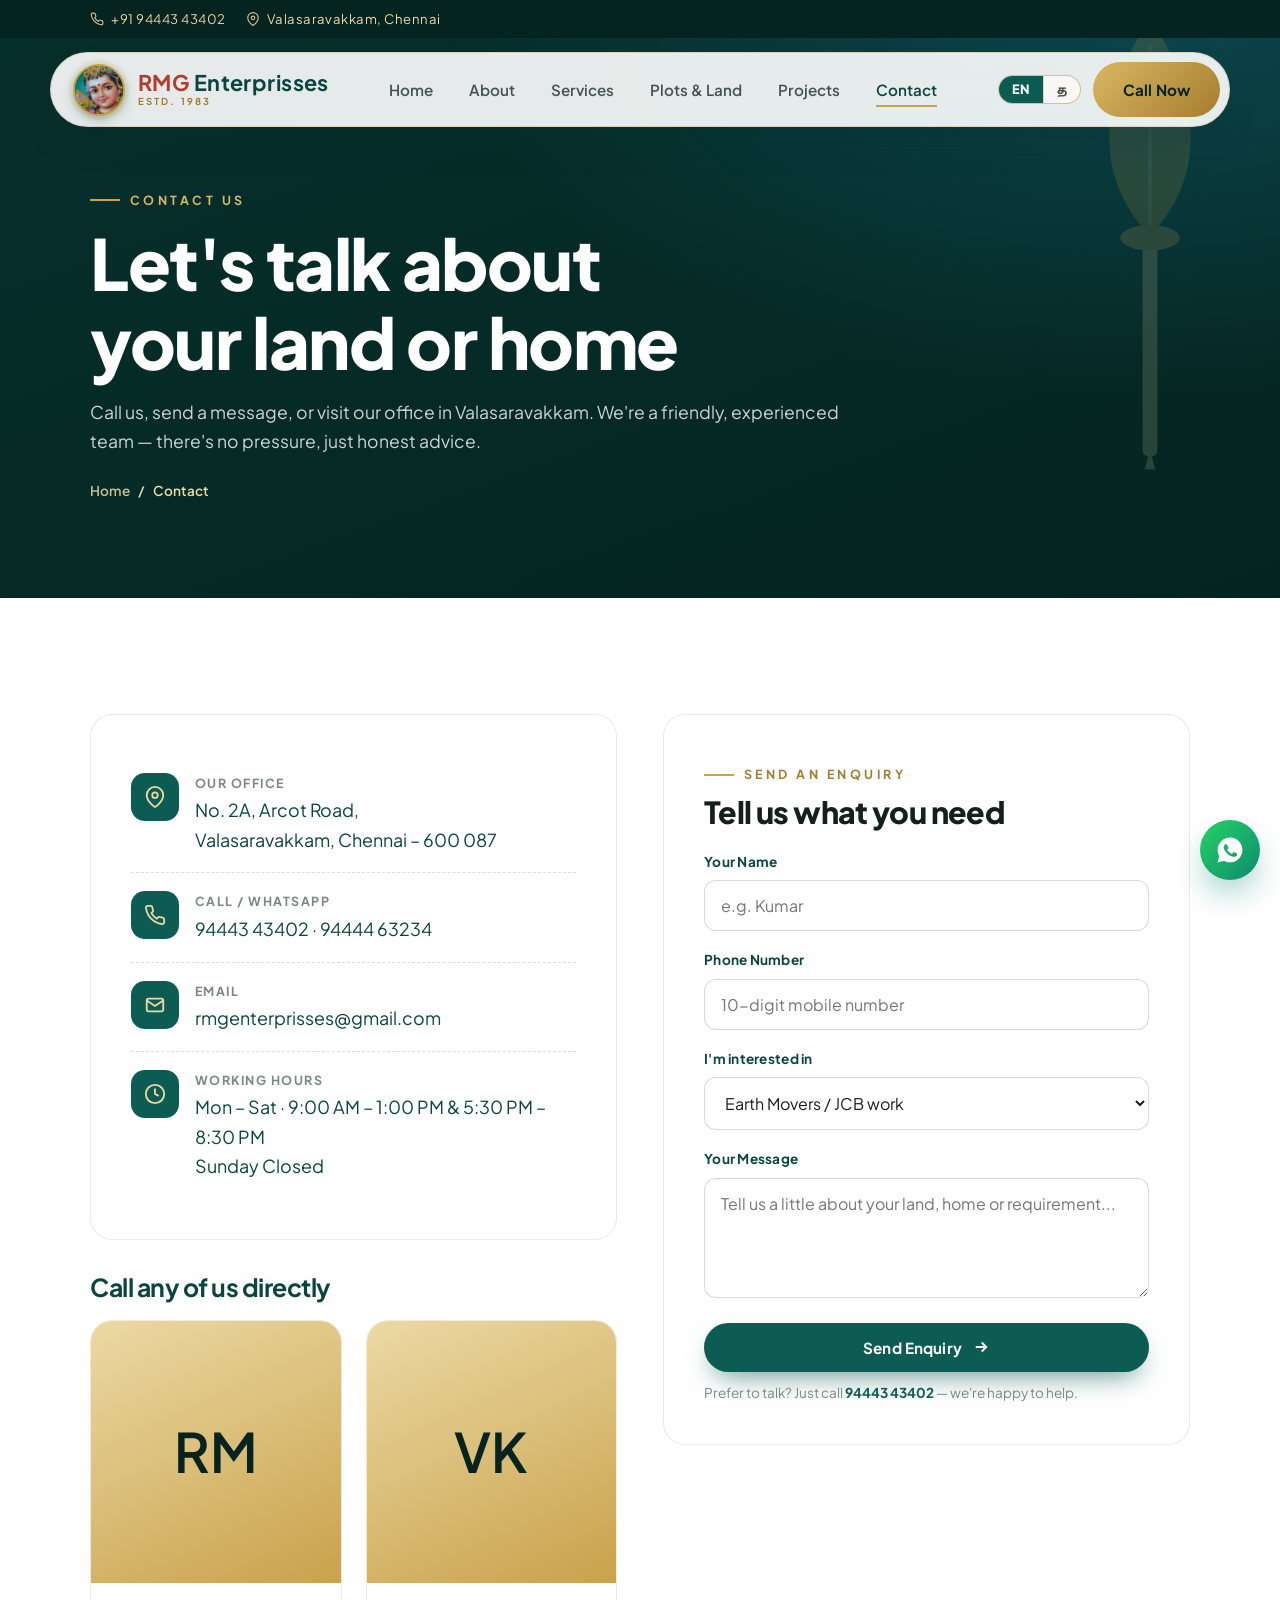
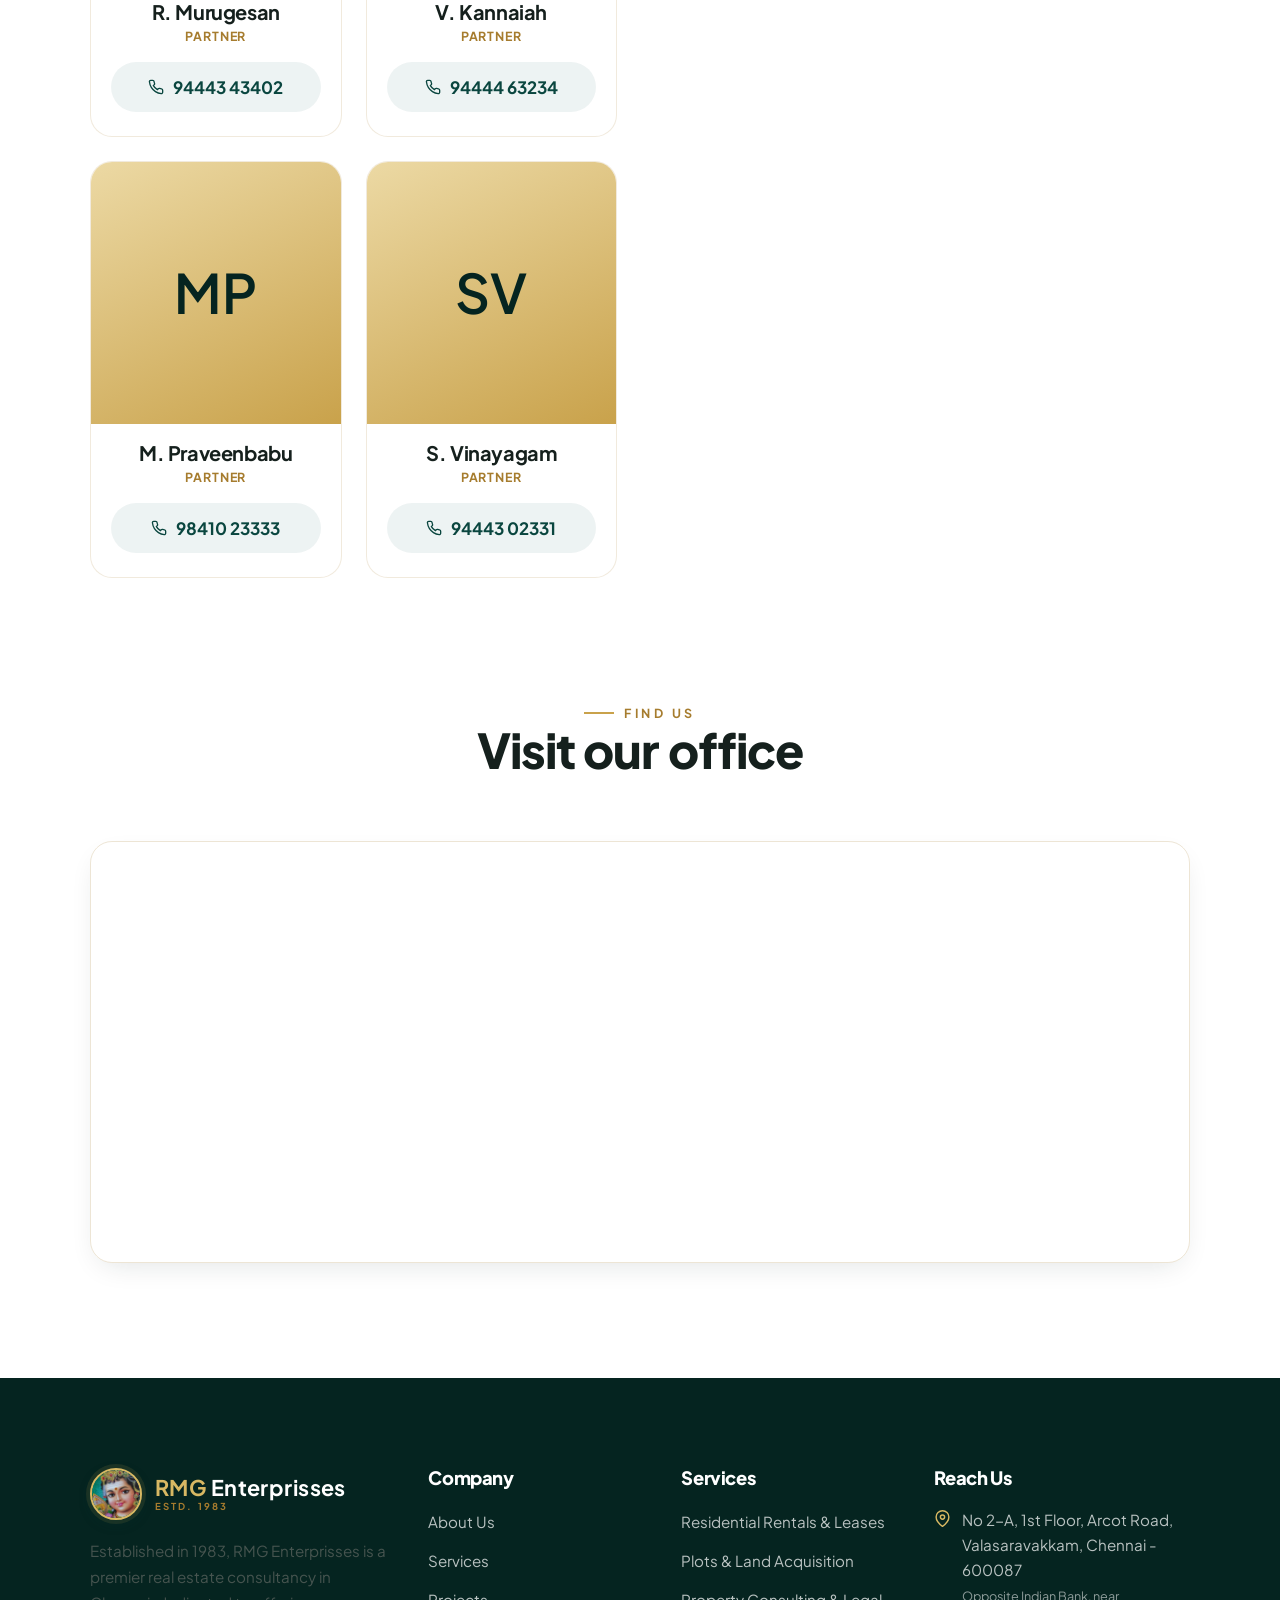
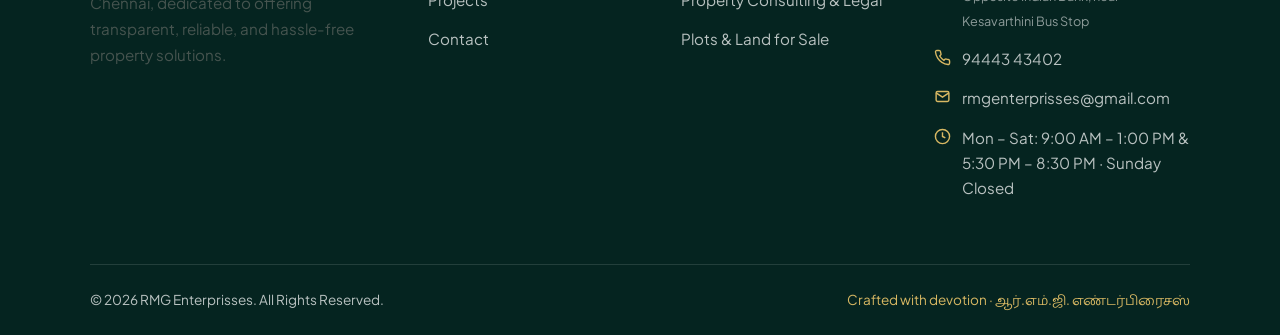
<file: contact.html>
<!DOCTYPE html>
<html lang="en">
<head>
<meta charset="UTF-8">
<meta name="viewport" content="width=device-width, initial-scale=1.0">
<title>Contact | RMG Enterprisses — Valasaravakkam, Chennai</title>
<meta name="description" content="Contact RMG Enterprisses — No. 2A, Arcot Road, Valasaravakkam, Chennai 600087. Call our team for earth moving, housing, land development and property needs.">
<meta name="keywords" content="RMG, RMG Enterprises, RMG Enterprisses, RMG Enterprisses contact, RMG Enterprisses phone number, RMG Enterprisses address, RMG Valasaravakkam, RMG Chennai, real estate Valasaravakkam, plots Chennai contact, 9444343402, Arcot Road Valasaravakkam">
<link rel="preconnect" href="https://fonts.googleapis.com">
<link rel="preconnect" href="https://fonts.gstatic.com" crossorigin>
<link href="https://fonts.googleapis.com/css2?family=Plus+Jakarta+Sans:wght@400;500;600;700;800&family=Catamaran:wght@400;500;600;700;800&display=swap" rel="stylesheet">
<link rel="canonical" href="https://rmgenterprisses.com/contact.html">
<meta name="robots" content="index, follow">
<link rel="stylesheet" href="css/style.css">
<link rel="icon" href="/favicon.ico" sizes="any">
<link rel="icon" type="image/svg+xml" href="/favicon.svg">
<link rel="icon" type="image/png" sizes="96x96" href="/favicon-96.png">
<link rel="apple-touch-icon" href="/apple-touch-icon.png">
</head>
<body>

<div class="topbar">
  <div class="container">
    <span class="tb-right">
      <a href="tel:+919444343402"><svg viewBox="0 0 24 24" fill="none" stroke="currentColor" stroke-width="2"><path d="M22 16.92v3a2 2 0 0 1-2.18 2 19.79 19.79 0 0 1-8.63-3.07 19.5 19.5 0 0 1-6-6 19.79 19.79 0 0 1-3.07-8.67A2 2 0 0 1 4.11 2h3a2 2 0 0 1 2 1.72c.13.96.36 1.9.7 2.81a2 2 0 0 1-.45 2.11L8.09 9.91a16 16 0 0 0 6 6l1.27-1.27a2 2 0 0 1 2.11-.45c.9.34 1.85.57 2.81.7A2 2 0 0 1 22 16.92z"/></svg> +91 94443 43402</a>
      <a class="tb-hide" href="#location"><svg viewBox="0 0 24 24" fill="none" stroke="currentColor" stroke-width="2"><path d="M21 10c0 7-9 13-9 13s-9-6-9-13a9 9 0 0 1 18 0z"/><circle cx="12" cy="10" r="3"/></svg> <span data-i18n="top.location">Valasaravakkam, Chennai</span></a>
    </span>
  </div>
</div>

<header class="site">
  <div class="container nav">
    <a href="index.html" class="logo" aria-label="RMG Enterprisses home">
      <img class="mark" src="images/murugan.jpg" alt="Lord Murugan blessings - RMG Enterprisses" width="50" height="50">
      <span class="txt"><span class="name"><b>RMG</b> Enterprisses</span><span class="sub">Estd. 1983</span></span>
    </a>
    <nav class="menu" aria-label="Primary">
      <a href="index.html" data-i18n="nav.home">Home</a>
      <a href="about.html" data-i18n="nav.about">About</a>
      <a href="services.html" data-i18n="nav.services">Services</a>
      <a href="plots.html" data-i18n="nav.plots">Plots &amp; Land</a>
      <a href="projects.html" data-i18n="nav.projects">Projects</a>
      <a href="contact.html" class="active" data-i18n="nav.contact">Contact</a>
    </nav>
    <div class="nav-cta"><div class="lang-switch" role="group" aria-label="Language"><button type="button" class="lang-btn" data-lang="en">EN</button><button type="button" class="lang-btn" data-lang="ta">&#2980;</button></div>
      <a href="tel:+919444343402" class="btn btn-gold" data-i18n="btn.callnow">Call Now</a>
      <button class="burger" aria-label="Open menu" aria-expanded="false"><span></span><span></span><span></span></button>
    </div>
  </div>
</header>
<div class="nav-overlay"></div>

<section class="page-hero">
  <svg class="feather-bg" viewBox="0 0 320 500" aria-hidden="true"><rect x="153" y="250" width="14" height="208" rx="6" fill="#ecd9a4"/><path d="M160 452 L155 470 L165 470 Z" fill="#ecd9a4"/><ellipse cx="160" cy="252" rx="28" ry="12" fill="#d8b863"/><path d="M160 44 C206 116 216 192 160 250 C104 192 114 116 160 44 Z" fill="#c9a24b"/><path d="M160 70 L160 240" stroke="#ecd9a4" stroke-width="3"/></svg>
  <div class="container">
    <span class="kicker light" data-i18n="ct.hero.kicker">Contact Us</span>
    <h1 data-i18n="ct.hero.h1">Let's talk about<br>your land or home</h1>
    <p data-i18n="ct.hero.p">Call us, send a message, or visit our office in Valasaravakkam. We're a friendly, experienced team — there's no pressure, just honest advice.</p>
    <div class="crumb"><a href="index.html" data-i18n="nav.home">Home</a> / <span data-i18n="ct.crumb">Contact</span></div>
  </div>
</section>

<!-- CONTACT GRID -->
<section class="section">
  <div class="container contact-grid">
    <!-- LEFT: info -->
    <div data-reveal>
      <div class="info-card">
        <div class="info-row">
          <span class="ico"><svg viewBox="0 0 24 24" fill="none" stroke="currentColor" stroke-width="2"><path d="M21 10c0 7-9 13-9 13s-9-6-9-13a9 9 0 0 1 18 0z"/><circle cx="12" cy="10" r="3"/></svg></span>
          <div><div class="l" data-i18n="ct.l.office">Our Office</div><div class="v">No. 2A, Arcot Road,<br>Valasaravakkam, Chennai – 600 087</div></div>
        </div>
        <div class="info-row">
          <span class="ico"><svg viewBox="0 0 24 24" fill="none" stroke="currentColor" stroke-width="2"><path d="M22 16.92v3a2 2 0 0 1-2.18 2 19.79 19.79 0 0 1-8.63-3.07 19.5 19.5 0 0 1-6-6 19.79 19.79 0 0 1-3.07-8.67A2 2 0 0 1 4.11 2h3a2 2 0 0 1 2 1.72c.13.96.36 1.9.7 2.81a2 2 0 0 1-.45 2.11L8.09 9.91a16 16 0 0 0 6 6l1.27-1.27a2 2 0 0 1 2.11-.45c.9.34 1.85.57 2.81.7A2 2 0 0 1 22 16.92z"/></svg></span>
          <div><div class="l" data-i18n="ct.l.call">Call / WhatsApp</div><div class="v"><a href="tel:+919444343402">94443 43402</a> · <a href="tel:+919444463234">94444 63234</a></div></div>
        </div>
        <div class="info-row">
          <span class="ico"><svg viewBox="0 0 24 24" fill="none" stroke="currentColor" stroke-width="2"><rect x="3" y="5" width="18" height="14" rx="2"/><path d="M3 7l9 6 9-6"/></svg></span>
          <div><div class="l" data-i18n="ct.l.email">Email</div><div class="v"><a href="mailto:rmgenterprisses@gmail.com">rmgenterprisses@gmail.com</a></div></div>
        </div>
        <div class="info-row">
          <span class="ico"><svg viewBox="0 0 24 24" fill="none" stroke="currentColor" stroke-width="2"><circle cx="12" cy="12" r="10"/><path d="M12 6v6l4 2"/></svg></span>
          <div><div class="l" data-i18n="ct.l.hours">Working Hours</div><div class="v" data-i18n="ct.hours.v">Mon – Sat · 9:00 AM – 1:00 PM &amp; 5:30 PM – 8:30 PM<br>Sunday Closed</div></div>
        </div>
      </div>

      <h3 style="margin:34px 0 18px;font-family:var(--ff-display);color:var(--green-800)" data-i18n="ct.callall">Call any of us directly</h3>
      <div class="people" style="grid-template-columns:1fr 1fr">
        <div class="person"><div class="ava">RM</div><h3 data-i18n="nm.murugesan">R. Murugesan</h3><div class="role" data-i18n="person.role">Partner</div><a class="phone" href="tel:+919444343402"><svg viewBox="0 0 24 24" fill="none" stroke="currentColor" stroke-width="2"><path d="M22 16.92v3a2 2 0 0 1-2.18 2 19.79 19.79 0 0 1-8.63-3.07 19.5 19.5 0 0 1-6-6 19.79 19.79 0 0 1-3.07-8.67A2 2 0 0 1 4.11 2h3a2 2 0 0 1 2 1.72c.13.96.36 1.9.7 2.81a2 2 0 0 1-.45 2.11L8.09 9.91a16 16 0 0 0 6 6l1.27-1.27a2 2 0 0 1 2.11-.45c.9.34 1.85.57 2.81.7A2 2 0 0 1 22 16.92z"/></svg> 94443 43402</a></div>
        <div class="person"><div class="ava">VK</div><h3 data-i18n="nm.kannaiah">V. Kannaiah</h3><div class="role" data-i18n="person.role">Partner</div><a class="phone" href="tel:+919444463234"><svg viewBox="0 0 24 24" fill="none" stroke="currentColor" stroke-width="2"><path d="M22 16.92v3a2 2 0 0 1-2.18 2 19.79 19.79 0 0 1-8.63-3.07 19.5 19.5 0 0 1-6-6 19.79 19.79 0 0 1-3.07-8.67A2 2 0 0 1 4.11 2h3a2 2 0 0 1 2 1.72c.13.96.36 1.9.7 2.81a2 2 0 0 1-.45 2.11L8.09 9.91a16 16 0 0 0 6 6l1.27-1.27a2 2 0 0 1 2.11-.45c.9.34 1.85.57 2.81.7A2 2 0 0 1 22 16.92z"/></svg> 94444 63234</a></div>
        <div class="person"><div class="ava">MP</div><h3 data-i18n="nm.praveenbabu">M. Praveenbabu</h3><div class="role" data-i18n="person.role">Partner</div><a class="phone" href="tel:+919841023333"><svg viewBox="0 0 24 24" fill="none" stroke="currentColor" stroke-width="2"><path d="M22 16.92v3a2 2 0 0 1-2.18 2 19.79 19.79 0 0 1-8.63-3.07 19.5 19.5 0 0 1-6-6 19.79 19.79 0 0 1-3.07-8.67A2 2 0 0 1 4.11 2h3a2 2 0 0 1 2 1.72c.13.96.36 1.9.7 2.81a2 2 0 0 1-.45 2.11L8.09 9.91a16 16 0 0 0 6 6l1.27-1.27a2 2 0 0 1 2.11-.45c.9.34 1.85.57 2.81.7A2 2 0 0 1 22 16.92z"/></svg> 98410 23333</a></div>
        <div class="person"><div class="ava">SV</div><h3 data-i18n="nm.vinayagam">S. Vinayagam</h3><div class="role" data-i18n="person.role">Partner</div><a class="phone" href="tel:+919444302331"><svg viewBox="0 0 24 24" fill="none" stroke="currentColor" stroke-width="2"><path d="M22 16.92v3a2 2 0 0 1-2.18 2 19.79 19.79 0 0 1-8.63-3.07 19.5 19.5 0 0 1-6-6 19.79 19.79 0 0 1-3.07-8.67A2 2 0 0 1 4.11 2h3a2 2 0 0 1 2 1.72c.13.96.36 1.9.7 2.81a2 2 0 0 1-.45 2.11L8.09 9.91a16 16 0 0 0 6 6l1.27-1.27a2 2 0 0 1 2.11-.45c.9.34 1.85.57 2.81.7A2 2 0 0 1 22 16.92z"/></svg> 94443 02331</a></div>
      </div>
    </div>

    <!-- RIGHT: form -->
    <div data-reveal data-delay="1">
      <div class="info-card">
        <span class="kicker" data-i18n="ct.form.kicker">Send an Enquiry</span>
        <h2 style="font-size:1.9rem;margin:10px 0 22px" data-i18n="ct.form.h2">Tell us what you need</h2>
        <form id="enquiryForm" novalidate>
          <div class="field"><label for="name" data-i18n="f.name">Your Name</label><input type="text" id="name" name="name" placeholder="e.g. Kumar" required></div>
          <div class="field"><label for="phone" data-i18n="f.phone">Phone Number</label><input type="tel" id="phone" name="phone" placeholder="10-digit mobile number" required></div>
          <div class="field"><label for="service" data-i18n="f.service">I'm interested in</label>
            <select id="service" name="service">
              <option value="Earth Movers" data-i18n="f.opt1">Earth Movers / JCB work</option>
              <option value="Housing & Construction" data-i18n="f.opt2">Housing &amp; Construction</option>
              <option value="Land Development" data-i18n="f.opt3">Land Development</option>
              <option value="Buying / Selling Plot or House" data-i18n="f.opt4">Buying / Selling a Plot or House</option>
              <option value="General Enquiry" data-i18n="f.opt5">General Enquiry</option>
            </select>
          </div>
          <div class="field"><label for="message" data-i18n="f.message">Your Message</label><textarea id="message" name="message" placeholder="Tell us a little about your land, home or requirement..."></textarea></div>
          <button type="submit" class="btn btn-primary" style="width:100%;justify-content:center"><span data-i18n="f.submit">Send Enquiry</span>
            <svg viewBox="0 0 24 24" fill="none" stroke="currentColor" stroke-width="2.5"><path d="M5 12h14M13 6l6 6-6 6"/></svg>
          </button>
          <p class="form-note" data-i18n="ct.callnote">Prefer to talk? Just call <a href="tel:+919444343402" style="color:var(--green-700);font-weight:700">94443 43402</a> — we're happy to help.</p>
          <div class="form-msg" role="status"></div>
        </form>
      </div>
    </div>
  </div>
</section>

<!-- MAP -->
<section class="section" id="location" style="padding-top:0">
  <div class="container">
    <div class="section-head center" data-reveal>
      <span class="kicker center" data-i18n="ct.find.kicker">Find Us</span>
      <h2 data-i18n="ct.find.h2">Visit our office</h2>
    </div>
    <div class="map-wrap" data-reveal>
      <iframe
        src="https://www.google.com/maps?q=13.042188088397555,80.17869163969088&ll=13.042188088397555,80.17869163969088&z=18&output=embed"
        loading="lazy" referrerpolicy="no-referrer-when-downgrade" title="RMG Enterprisses location map"></iframe>
    </div>
  </div>
</section>

<footer class="site">
  <div class="container">
    <div class="top">
      <div>
        <a href="index.html" class="logo">
          <img class="mark" src="images/murugan.jpg" alt="Lord Murugan blessings - RMG Enterprisses" width="50" height="50">
          <span class="txt"><span class="name"><b>RMG</b> Enterprisses</span><span class="sub">Estd. 1983</span></span>
        </a>
        <p class="f-about" data-i18n="foot.about">Established in 1983, RMG Enterprisses is a premier real estate consultancy in Chennai, dedicated to offering transparent, reliable, and hassle-free property solutions.</p>
      </div>
      <div><h4 data-i18n="foot.h.company">Company</h4><ul><li><a href="about.html" data-i18n="foot.about_us">About Us</a></li><li><a href="services.html" data-i18n="nav.services">Services</a></li><li><a href="projects.html" data-i18n="nav.projects">Projects</a></li><li><a href="contact.html" data-i18n="nav.contact">Contact</a></li></ul></div>
      <div><h4 data-i18n="foot.h.services">Services</h4><ul><li><a href="services.html" data-i18n="foot.s.earth">Residential Rentals &amp; Leases</a></li><li><a href="services.html" data-i18n="foot.s.housing">Plots &amp; Land Acquisition</a></li><li><a href="services.html" data-i18n="foot.s.land">Property Consulting &amp; Legal</a></li><li><a href="plots.html" data-i18n="foot.s.plots">Plots &amp; Land for Sale</a></li></ul></div>
      <div><h4 data-i18n="foot.h.reach">Reach Us</h4><ul class="f-contact">
        <li><svg viewBox="0 0 24 24" fill="none" stroke="currentColor" stroke-width="2"><path d="M21 10c0 7-9 13-9 13s-9-6-9-13a9 9 0 0 1 18 0z"/><circle cx="12" cy="10" r="3"/></svg><span>No 2-A, 1st Floor, Arcot Road, Valasaravakkam, Chennai - 600087<br><small style="opacity:.75" data-i18n="foot.landmark">Opposite Indian Bank, near Kesavarthini Bus Stop</small></span></li>
        <li><svg viewBox="0 0 24 24" fill="none" stroke="currentColor" stroke-width="2"><path d="M22 16.92v3a2 2 0 0 1-2.18 2 19.79 19.79 0 0 1-8.63-3.07 19.5 19.5 0 0 1-6-6 19.79 19.79 0 0 1-3.07-8.67A2 2 0 0 1 4.11 2h3a2 2 0 0 1 2 1.72c.13.96.36 1.9.7 2.81a2 2 0 0 1-.45 2.11L8.09 9.91a16 16 0 0 0 6 6l1.27-1.27a2 2 0 0 1 2.11-.45c.9.34 1.85.57 2.81.7A2 2 0 0 1 22 16.92z"/></svg><a href="tel:+919444343402">94443 43402</a></li>
        <li><svg viewBox="0 0 24 24" fill="none" stroke="currentColor" stroke-width="2"><rect x="3" y="5" width="18" height="14" rx="2"/><path d="M3 7l9 6 9-6"/></svg><a href="mailto:rmgenterprisses@gmail.com">rmgenterprisses@gmail.com</a></li>
        <li><svg viewBox="0 0 24 24" fill="none" stroke="currentColor" stroke-width="2"><circle cx="12" cy="12" r="10"/><path d="M12 6v6l4 2"/></svg><span data-i18n="foot.hours">Mon – Sat: 9:00 AM – 1:00 PM & 5:30 PM – 8:30 PM · Sunday Closed</span></li>
      </ul></div>
    </div>
    <div class="bottom"><span>© <span data-year>2026</span> RMG Enterprisses. All Rights Reserved.</span><span class="made">Crafted with devotion · ஆர்.எம்.ஜி. எண்டர்பிரைசஸ்</span></div>
  </div>
</footer>

<a href="tel:+919444343402" class="fab" aria-label="Call RMG Enterprisses"><svg viewBox="0 0 24 24" fill="none" stroke="currentColor" stroke-width="2"><path d="M22 16.92v3a2 2 0 0 1-2.18 2 19.79 19.79 0 0 1-8.63-3.07 19.5 19.5 0 0 1-6-6 19.79 19.79 0 0 1-3.07-8.67A2 2 0 0 1 4.11 2h3a2 2 0 0 1 2 1.72c.13.96.36 1.9.7 2.81a2 2 0 0 1-.45 2.11L8.09 9.91a16 16 0 0 0 6 6l1.27-1.27a2 2 0 0 1 2.11-.45c.9.34 1.85.57 2.81.7A2 2 0 0 1 22 16.92z"/></svg></a>
<!-- floating WhatsApp button -->
<a href="https://wa.me/919444343402?text=Hello%20RMG%20Enterprisses%2C%20I%20would%20like%20to%20know%20more%20about%20your%20services." class="wa-fab" target="_blank" rel="noopener" aria-label="Chat with RMG on WhatsApp">
  <svg viewBox="0 0 24 24" aria-hidden="true"><path d="M12.04 2C6.58 2 2.13 6.45 2.13 11.91c0 1.75.46 3.45 1.32 4.95L2 22l5.25-1.38c1.45.79 3.08 1.21 4.79 1.21 5.46 0 9.91-4.45 9.91-9.91C21.95 6.45 17.5 2 12.04 2zm5.8 14.06c-.24.68-1.42 1.31-1.96 1.35-.5.05-.96.24-3.23-.67-2.73-1.08-4.45-3.86-4.58-4.04-.13-.18-1.1-1.46-1.1-2.79 0-1.33.7-1.98.94-2.25.24-.27.53-.34.71-.34.18 0 .35 0 .51.01.16.01.39-.06.6.46.24.58.82 2.01.89 2.16.07.15.12.32.02.5-.09.18-.14.29-.27.45-.13.16-.28.36-.4.48-.13.13-.27.28-.12.54.15.27.66 1.09 1.42 1.77.98.87 1.8 1.14 2.07 1.27.27.13.42.11.58-.07.16-.18.66-.77.84-1.04.18-.27.36-.22.6-.13.24.09 1.53.72 1.79.85.27.13.44.2.51.31.07.12.07.66-.17 1.34z" fill="currentColor"/></svg>
  <span class="wa-label" data-i18n="wa.label">Chat on WhatsApp</span>
</a>
<script src="js/script.js"></script>
<script src="js/i18n.js"></script>
</body>
</html>
</file>
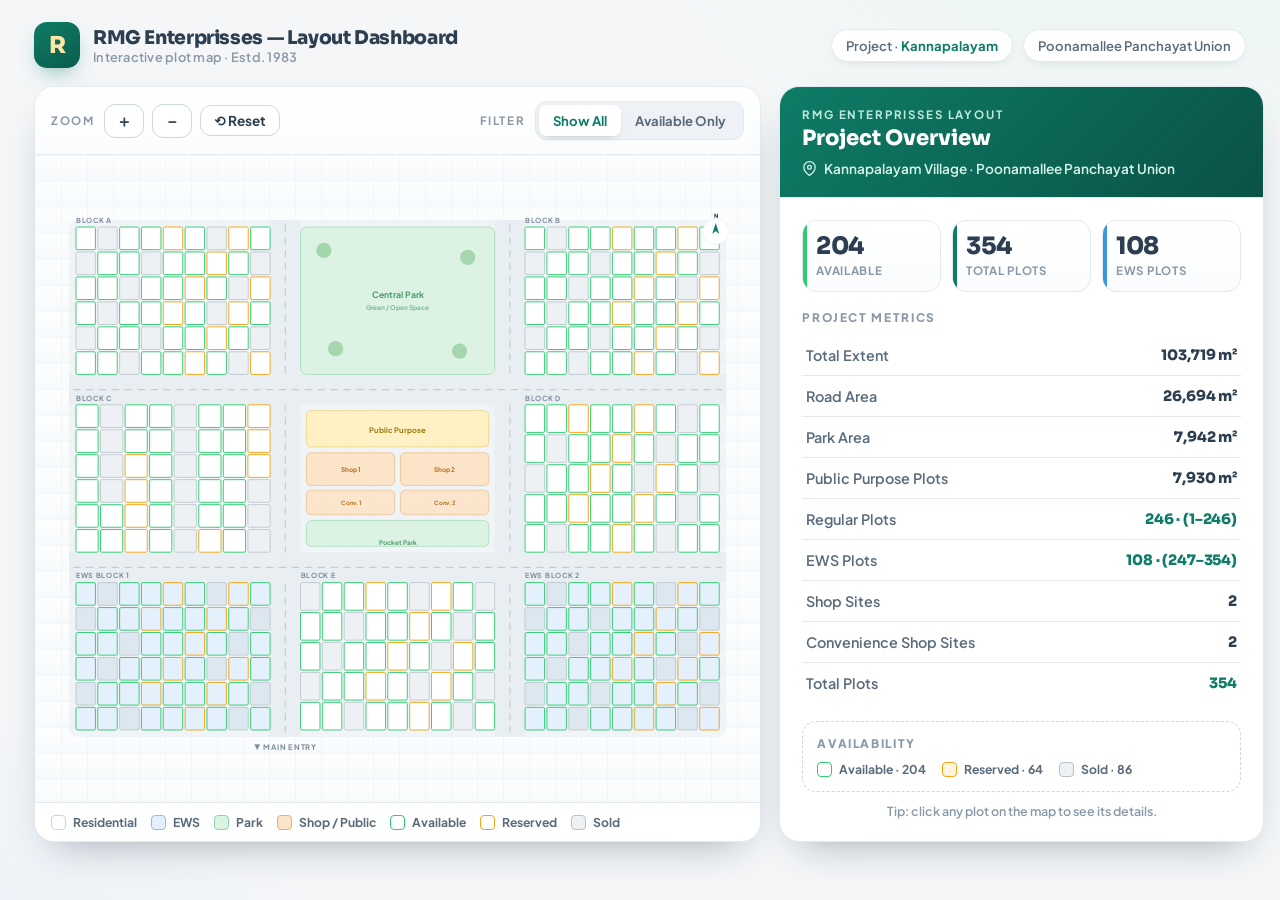
<file: layout-dashboard.html>
<!DOCTYPE html>
<html lang="en">
<head>
<meta charset="UTF-8">
<meta name="viewport" content="width=device-width, initial-scale=1.0">
<title>Layout Dashboard — Kannapalayam | RMG Enterprisses</title>
<link rel="preconnect" href="https://fonts.googleapis.com">
<link rel="preconnect" href="https://fonts.gstatic.com" crossorigin>
<link href="https://fonts.googleapis.com/css2?family=Plus+Jakarta+Sans:wght@400;500;600;700;800&family=Sora:wght@600;700;800&display=swap" rel="stylesheet">
<style>
  :root{
    --bg:#F4F6F8;
    --panel:#FFFFFF;
    --ink:#2C3E50;
    --ink-soft:#5A6B7B;
    --muted:#8A99A8;
    --line:#E3E9EF;
    --line-strong:#CDD7E0;
    /* zone palette */
    --reg:#FFFFFF;       --reg-bd:#C9D4DE;
    --ews:#E4F0FB;       --ews-bd:#93BEE3;
    --park:#DCF3E4;      --park-bd:#8FD3A6;
    --shop:#FCE4C9;      --shop-bd:#EDAE6B;
    --public:#FFF1C4;    --public-bd:#E9C459;
    /* status */
    --avail:#2ECC71;
    --reserved:#F2A413;
    --sold:#B6C0C9;
    --accent:#0E7C66;
    --gold:#C9A24B;
    --shadow:0 18px 40px -22px rgba(20,40,55,.45);
  }
  *{box-sizing:border-box;margin:0;padding:0}
  html,body{height:100%}
  body{
    font-family:"Plus Jakarta Sans",system-ui,-apple-system,sans-serif;
    background:
      radial-gradient(900px 500px at 90% -10%, #e9f6f1 0%, transparent 55%),
      radial-gradient(700px 500px at -5% 110%, #eaf1f8 0%, transparent 55%),
      var(--bg);
    color:var(--ink);
    min-height:100vh;
    -webkit-font-smoothing:antialiased;
  }
  .wrap{max-width:1500px;margin:0 auto;padding:22px clamp(14px,3vw,34px) 40px}

  /* ---------- top brand bar ---------- */
  .topbar{display:flex;align-items:center;justify-content:space-between;gap:18px;flex-wrap:wrap;margin-bottom:18px}
  .brand{display:flex;align-items:center;gap:13px}
  .brand .logo{width:46px;height:46px;border-radius:13px;display:grid;place-items:center;
    background:linear-gradient(150deg,#0E7C66,#0a5c4c);color:#FFE6A3;font-family:"Sora";font-weight:800;font-size:1.45rem;
    box-shadow:0 10px 22px -10px rgba(14,124,102,.7)}
  .brand h1{font-family:"Sora";font-size:1.18rem;font-weight:800;letter-spacing:-.02em}
  .brand p{font-size:.8rem;color:var(--muted);font-weight:600;letter-spacing:.02em}
  .crumbs{display:flex;align-items:center;gap:10px;font-size:.82rem;color:var(--ink-soft);font-weight:600}
  .pill{padding:7px 14px;border-radius:999px;background:#fff;border:1px solid var(--line);box-shadow:0 4px 12px -8px rgba(20,40,55,.3)}
  .pill b{color:var(--accent)}

  /* ---------- split screen ---------- */
  .board{display:grid;grid-template-columns:60% 40%;gap:18px;align-items:stretch}
  @media(max-width:980px){.board{grid-template-columns:1fr}}

  .card{background:var(--panel);border:1px solid var(--line);border-radius:20px;box-shadow:var(--shadow);overflow:hidden}

  /* ---------- map panel ---------- */
  .map-panel{display:flex;flex-direction:column;min-height:560px}
  .toolbar{display:flex;align-items:center;justify-content:space-between;gap:12px;flex-wrap:wrap;
    padding:14px 16px;border-bottom:1px solid var(--line);background:linear-gradient(180deg,#fff,#fbfcfd)}
  .tool-group{display:flex;align-items:center;gap:8px}
  .tool-label{font-size:.72rem;text-transform:uppercase;letter-spacing:.14em;color:var(--muted);font-weight:700;margin-right:2px}
  .btn{display:inline-flex;align-items:center;gap:7px;border:1px solid var(--line-strong);background:#fff;color:var(--ink);
    font:inherit;font-weight:700;font-size:.85rem;padding:8px 13px;border-radius:11px;cursor:pointer;
    transition:.16s ease;line-height:1}
  .btn:hover{border-color:var(--accent);color:var(--accent);transform:translateY(-1px);box-shadow:0 8px 18px -12px rgba(14,124,102,.6)}
  .btn:active{transform:translateY(0)}
  .btn.icon{padding:8px 11px;font-size:1rem}
  .seg{display:inline-flex;background:#eef2f6;border:1px solid var(--line);border-radius:11px;padding:3px}
  .seg button{border:0;background:transparent;font:inherit;font-weight:700;font-size:.82rem;color:var(--ink-soft);
    padding:7px 14px;border-radius:8px;cursor:pointer;transition:.16s}
  .seg button.active{background:#fff;color:var(--accent);box-shadow:0 4px 10px -6px rgba(20,40,55,.4)}

  .map-stage{position:relative;flex:1;background:
      linear-gradient(0deg,#f7fafc,#fdfefe);
    background-size:26px 26px;overflow:hidden}
  .map-stage::before{content:"";position:absolute;inset:0;
    background-image:linear-gradient(#eef3f7 1px,transparent 1px),linear-gradient(90deg,#eef3f7 1px,transparent 1px);
    background-size:26px 26px;opacity:.6;pointer-events:none}
  svg#map{width:100%;height:100%;display:block;cursor:grab;touch-action:none;position:relative}
  svg#map.grabbing{cursor:grabbing}

  /* plots */
  .plot{fill:var(--reg);stroke:var(--reg-bd);stroke-width:1.3;cursor:pointer;
    transition:transform .14s ease, filter .14s ease, fill .14s ease;transform-box:fill-box;transform-origin:center}
  .plot.ews{fill:var(--ews);stroke:var(--ews-bd)}
  .plot.st-available{stroke:var(--avail);stroke-width:1.6}
  .plot.st-reserved{stroke:var(--reserved);stroke-width:1.6}
  .plot.st-sold{fill:#EEF1F4;stroke:var(--sold)}
  .plot.ews.st-sold{fill:#DDE7F0}
  .plot:hover{stroke:var(--ink);stroke-width:2.2;transform:scale(1.16);
    filter:drop-shadow(0 3px 6px rgba(20,40,55,.3))}
  .plot.selected{stroke:var(--ink);stroke-width:2.6;fill:#FFE3A0;transform:scale(1.16);
    filter:drop-shadow(0 4px 8px rgba(20,40,55,.4))}
  /* filter: dim non-available */
  svg#map.only-avail .plot.st-sold,
  svg#map.only-avail .plot.st-reserved{opacity:.12;pointer-events:none}

  .zone{cursor:pointer;transition:filter .14s, transform .14s;transform-box:fill-box;transform-origin:center}
  .zone:hover{filter:brightness(.96)}
  .zone.park{fill:var(--park);stroke:var(--park-bd)}
  .zone.shop{fill:var(--shop);stroke:var(--shop-bd)}
  .zone.public{fill:var(--public);stroke:var(--public-bd)}
  .zone.selected{stroke:var(--ink);stroke-width:3}
  .road{fill:#E9EEF2}
  .road-line{stroke:#C3CCD5;stroke-width:2;stroke-dasharray:11 11;fill:none;stroke-linecap:round}
  .lbl{font-family:"Plus Jakarta Sans";font-weight:700;fill:#7C8B99;pointer-events:none;text-transform:uppercase;letter-spacing:.1em}
  .zlbl{font-family:"Plus Jakarta Sans";font-weight:700;pointer-events:none;text-anchor:middle}
  .tree{fill:#9FD3A6;opacity:.9}
  .compass{pointer-events:none}

  /* tooltip */
  .tip{position:absolute;pointer-events:none;z-index:30;background:var(--ink);color:#fff;
    padding:7px 11px;border-radius:9px;font-size:.78rem;font-weight:600;white-space:nowrap;
    transform:translate(-50%,-130%);opacity:0;transition:opacity .12s;box-shadow:0 10px 22px -10px rgba(0,0,0,.6)}
  .tip.show{opacity:1}
  .tip b{color:#FFE3A0}
  .tip::after{content:"";position:absolute;left:50%;top:100%;transform:translateX(-50%);
    border:6px solid transparent;border-top-color:var(--ink)}

  /* legend chip strip on map */
  .map-legend{display:flex;gap:14px;flex-wrap:wrap;padding:11px 16px;border-top:1px solid var(--line);background:#fff}
  .lg{display:flex;align-items:center;gap:7px;font-size:.76rem;font-weight:700;color:var(--ink-soft)}
  .sw{width:15px;height:15px;border-radius:4px;border:1.6px solid}

  /* ---------- sidebar ---------- */
  .side{display:flex;flex-direction:column}
  .side-pad{padding:22px}
  .side-head{padding:20px 22px;border-bottom:1px solid var(--line);
    background:linear-gradient(135deg,#0E7C66,#0a5246);color:#fff}
  .side-head .ey{font-size:.72rem;text-transform:uppercase;letter-spacing:.16em;color:#bfe9dc;font-weight:700}
  .side-head h2{font-family:"Sora";font-size:1.32rem;font-weight:800;margin-top:3px}
  .side-head .loc{display:flex;align-items:center;gap:7px;margin-top:9px;font-size:.85rem;color:#d6f2ea;font-weight:600}
  .side-head .loc svg{width:15px;height:15px}

  /* stat cards */
  .stat-grid{display:grid;grid-template-columns:repeat(3,1fr);gap:11px;margin-bottom:18px}
  .stat{border:1px solid var(--line);border-radius:14px;padding:13px;background:linear-gradient(180deg,#fff,#fafcfd);position:relative;overflow:hidden}
  .stat::before{content:"";position:absolute;left:0;top:0;bottom:0;width:4px;background:var(--accent)}
  .stat.b::before{background:#3B97DD}.stat.g::before{background:var(--avail)}
  .stat .n{font-family:"Sora";font-size:1.5rem;font-weight:800;line-height:1;letter-spacing:-.02em}
  .stat .k{font-size:.72rem;color:var(--muted);font-weight:700;text-transform:uppercase;letter-spacing:.06em;margin-top:5px}

  .sec-title{font-size:.74rem;text-transform:uppercase;letter-spacing:.14em;color:var(--muted);font-weight:800;margin:4px 0 10px}

  table.metrics{width:100%;border-collapse:collapse;font-size:.9rem}
  table.metrics tr{border-bottom:1px solid var(--line)}
  table.metrics tr:last-child{border-bottom:0}
  table.metrics td{padding:11px 4px}
  table.metrics td:first-child{color:var(--ink-soft);font-weight:600}
  table.metrics td:last-child{text-align:right;font-weight:800;font-family:"Sora";letter-spacing:-.01em}
  table.metrics .hi td:last-child{color:var(--accent)}

  .legend-block{margin-top:18px;border:1px dashed var(--line-strong);border-radius:14px;padding:14px}
  .legend-block .row{display:flex;flex-wrap:wrap;gap:10px 16px}

  /* active plot view */
  .pv-top{display:flex;align-items:flex-start;justify-content:space-between;gap:12px}
  .back{display:inline-flex;align-items:center;gap:6px;border:0;background:#eef2f6;color:var(--ink-soft);
    font:inherit;font-weight:700;font-size:.82rem;padding:8px 13px;border-radius:10px;cursor:pointer;transition:.15s}
  .back:hover{background:#e3e9ef;color:var(--ink)}
  .plotno{font-family:"Sora";font-size:2.3rem;font-weight:800;letter-spacing:-.03em;line-height:1;margin-top:14px}
  .badges{display:flex;gap:8px;flex-wrap:wrap;margin-top:12px}
  .badge{font-size:.76rem;font-weight:800;padding:6px 12px;border-radius:999px;border:1.5px solid}
  .badge.type-reg{background:#fff;border-color:var(--reg-bd);color:var(--ink-soft)}
  .badge.type-ews{background:var(--ews);border-color:var(--ews-bd);color:#1d6aa8}
  .badge.type-shop{background:var(--shop);border-color:var(--shop-bd);color:#b5701f}
  .badge.type-public{background:var(--public);border-color:var(--public-bd);color:#9a7c12}
  .badge.s-available{background:#e8faf0;border-color:var(--avail);color:#1e9c54}
  .badge.s-reserved{background:#fef3dd;border-color:var(--reserved);color:#b97c08}
  .badge.s-sold{background:#eef1f4;border-color:var(--sold);color:#6b7884}

  .pv-specs{margin-top:20px;border:1px solid var(--line);border-radius:14px;overflow:hidden}
  .pv-specs .r{display:flex;justify-content:space-between;padding:12px 15px;font-size:.9rem}
  .pv-specs .r:nth-child(odd){background:#fafcfd}
  .pv-specs .r span{color:var(--ink-soft);font-weight:600}
  .pv-specs .r b{font-family:"Sora";font-weight:700}

  .cta{display:flex;align-items:center;justify-content:center;gap:9px;width:100%;margin-top:20px;
    border:0;border-radius:14px;padding:15px;font:inherit;font-weight:800;font-size:1rem;cursor:pointer;
    color:#0a2a23;background:linear-gradient(135deg,#FFD981,#E9B53F);
    box-shadow:0 14px 28px -12px rgba(201,162,75,.8);transition:.18s}
  .cta:hover{transform:translateY(-2px);box-shadow:0 18px 34px -12px rgba(201,162,75,.9)}
  .cta.sold{background:#eef1f4;color:#8a99a8;box-shadow:none;cursor:not-allowed}
  .cta svg{width:18px;height:18px}
  .pv-note{font-size:.78rem;color:var(--muted);text-align:center;margin-top:11px;font-weight:600}

  .fade{animation:fade .35s ease}
  @keyframes fade{from{opacity:0;transform:translateY(8px)}to{opacity:1;transform:none}}
</style>
</head>
<body>
<div class="wrap">

  <div class="topbar">
    <div class="brand">
      <span class="logo">R</span>
      <div>
        <h1>RMG Enterprisses — Layout Dashboard</h1>
        <p>Interactive plot map · Estd. 1983</p>
      </div>
    </div>
    <div class="crumbs">
      <span class="pill">Project · <b>Kannapalayam</b></span>
      <span class="pill">Poonamallee Panchayat Union</span>
    </div>
  </div>

  <div class="board">
    <!-- ============ LEFT : MAP ============ -->
    <div class="card map-panel">
      <div class="toolbar">
        <div class="tool-group">
          <span class="tool-label">Zoom</span>
          <button class="btn icon" id="zin"  title="Zoom in">＋</button>
          <button class="btn icon" id="zout" title="Zoom out">－</button>
          <button class="btn" id="zreset" title="Reset view">⟲ Reset</button>
        </div>
        <div class="tool-group">
          <span class="tool-label">Filter</span>
          <div class="seg" id="filter">
            <button data-f="all" class="active">Show All</button>
            <button data-f="avail">Available Only</button>
          </div>
        </div>
      </div>

      <div class="map-stage" id="stage">
        <svg id="map" viewBox="0 0 1240 1000" preserveAspectRatio="xMidYMid meet" aria-label="Interactive plot layout map">
          <g id="viewport"></g>
        </svg>
        <div class="tip" id="tip"></div>
      </div>

      <div class="map-legend">
        <span class="lg"><span class="sw" style="background:var(--reg);border-color:var(--reg-bd)"></span>Residential</span>
        <span class="lg"><span class="sw" style="background:var(--ews);border-color:var(--ews-bd)"></span>EWS</span>
        <span class="lg"><span class="sw" style="background:var(--park);border-color:var(--park-bd)"></span>Park</span>
        <span class="lg"><span class="sw" style="background:var(--shop);border-color:var(--shop-bd)"></span>Shop / Public</span>
        <span class="lg"><span class="sw" style="background:#fff;border-color:var(--avail)"></span>Available</span>
        <span class="lg"><span class="sw" style="background:#fff;border-color:var(--reserved)"></span>Reserved</span>
        <span class="lg"><span class="sw" style="background:#EEF1F4;border-color:var(--sold)"></span>Sold</span>
      </div>
    </div>

    <!-- ============ RIGHT : SIDEBAR ============ -->
    <div class="card side">
      <div class="side-head">
        <div class="ey">RMG Enterprisses Layout</div>
        <h2 id="sideTitle">Project Overview</h2>
        <div class="loc">
          <svg viewBox="0 0 24 24" fill="none" stroke="currentColor" stroke-width="2"><path d="M21 10c0 7-9 13-9 13s-9-6-9-13a9 9 0 0 1 18 0z"/><circle cx="12" cy="10" r="3"/></svg>
          Kannapalayam Village · Poonamallee Panchayat Union
        </div>
      </div>
      <div class="side-pad" id="sideBody"><!-- rendered by JS --></div>
    </div>
  </div>
</div>

<script>
(function(){
  "use strict";
  const NS="http://www.w3.org/2000/svg";
  const viewport=document.getElementById('viewport');
  const svg=document.getElementById('map');
  const tip=document.getElementById('tip');
  const stage=document.getElementById('stage');
  const sideBody=document.getElementById('sideBody');
  const sideTitle=document.getElementById('sideTitle');

  /* ---------- geometry: 3×3 slot grid with roads in the gaps ---------- */
  const VB_W=1240, VB_H=1000, M=70, ROAD=52;
  const slotW=(VB_W-2*M-2*ROAD)/3;   // 332
  const slotH=(VB_H-2*M-2*ROAD)/3;   // 252
  const sx=c=>M+c*(slotW+ROAD);
  const sy=r=>M+r*(slotH+ROAD);

  // slot plan — regular blocks total 246, EWS total 108
  const SLOTS=[
    {c:0,r:0,kind:'reg', cols:9,rows:6,label:'Block A'},  // 54
    {c:1,r:0,kind:'park',label:'Central Park'},
    {c:2,r:0,kind:'reg', cols:9,rows:6,label:'Block B'},  // 54
    {c:0,r:1,kind:'reg', cols:8,rows:6,label:'Block C'},  // 48
    {c:1,r:1,kind:'center'},                              // shops + public + park
    {c:2,r:1,kind:'reg', cols:9,rows:5,label:'Block D'},  // 45
    {c:0,r:2,kind:'ews', cols:9,rows:6,label:'EWS Block 1'},// 54
    {c:1,r:2,kind:'reg', cols:9,rows:5,label:'Block E'},  // 45
    {c:2,r:2,kind:'ews', cols:9,rows:6,label:'EWS Block 2'},// 54
  ];

  const PLOTS={};         // id -> data
  function statusFor(id){const m=(id*37)%100; return m<58?'available':(m<82?'sold':'reserved');}
  function areaFor(type,id){return type==='ews' ? 80+(id*7)%26 : 150+(id*11)%70;}

  let regN=1, ewsN=247;
  const parts=[];   // svg markup pieces

  /* roads first (so blocks read as bounded by them) */
  function road(){
    const out=[`<rect class="road" x="${M-12}" y="${M-12}" width="${VB_W-2*M+24}" height="${VB_H-2*M+24}" rx="14" opacity=".55"/>`];
    // vertical road bands
    [sx(1)-ROAD, sx(2)-ROAD].forEach(x=>{
      out.push(`<rect class="road" x="${x}" y="${M-12}" width="${ROAD}" height="${VB_H-2*M+24}"/>`);
      out.push(`<line class="road-line" x1="${x+ROAD/2}" y1="${M-4}" x2="${x+ROAD/2}" y2="${VB_H-M+4}"/>`);
    });
    // horizontal road bands
    [sy(1)-ROAD, sy(2)-ROAD].forEach(y=>{
      out.push(`<rect class="road" x="${M-12}" y="${y}" width="${VB_W-2*M+24}" height="${ROAD}"/>`);
      out.push(`<line class="road-line" x1="${M-4}" y1="${y+ROAD/2}" x2="${VB_W-M+4}" y2="${y+ROAD/2}"/>`);
    });
    // entry marker (bottom of left vertical road)
    out.push(`<text class="lbl" x="${sx(1)-ROAD/2}" y="${VB_H-M+34}" text-anchor="middle" font-size="13">▼ Main Entry</text>`);
    return out.join('');
  }

  function blockOfPlots(s,type){
    const gap=4;
    const cw=(slotW-(s.cols-1)*gap)/s.cols;
    const ch=(slotH-(s.rows-1)*gap)/s.rows;
    const x0=sx(s.c), y0=sy(s.r);
    let out=`<text class="lbl" x="${x0}" y="${y0-7}" font-size="12">${s.label}</text>`;
    for(let r=0;r<s.rows;r++){
      for(let c=0;c<s.cols;c++){
        const id = type==='ews' ? ewsN++ : regN++;
        const st = statusFor(id);
        const px=x0+c*(cw+gap), py=y0+r*(ch+gap);
        PLOTS[id]={id,type,status:st,area:areaFor(type,id),block:s.label,
                   dim:`${type==='ews'?'6×9':'9×12'} m`};
        out+=`<rect class="plot ${type} st-${st}" data-id="${id}" x="${px.toFixed(1)}" y="${py.toFixed(1)}" width="${cw.toFixed(1)}" height="${ch.toFixed(1)}" rx="2.5"/>`;
      }
    }
    return out;
  }

  function park(s){
    const x=sx(s.c),y=sy(s.r);
    let out=`<rect class="zone park" data-zone="park" data-label="${s.label}" x="${x}" y="${y}" width="${slotW}" height="${slotH}" rx="10"/>`;
    out+=`<text class="zlbl" x="${x+slotW/2}" y="${y+slotH/2-4}" font-size="15" fill="#4e9c6b">${s.label}</text>`;
    out+=`<text class="zlbl" x="${x+slotW/2}" y="${y+slotH/2+16}" font-size="11" fill="#79b894">Green / Open Space</text>`;
    // little trees
    [[40,40],[slotW-46,52],[60,slotH-44],[slotW-60,slotH-40]].forEach(p=>{
      out+=`<circle class="tree" cx="${x+p[0]}" cy="${y+p[1]}" r="13"/>`;
    });
    return out;
  }

  function center(s){
    const x=sx(s.c),y=sy(s.r),w=slotW,h=slotH,p=10;
    const halfW=(w-3*p)/2;
    let out='';
    // public purpose (yellow)
    out+=`<rect class="zone public" data-zone="public" data-label="Public Purpose Site" x="${x+p}" y="${y+p}" width="${w-2*p}" height="62" rx="8"/>`;
    out+=`<text class="zlbl" x="${x+w/2}" y="${y+p+38}" font-size="13" fill="#9a7c12">Public Purpose</text>`;
    // two shop sites (orange)
    out+=`<rect class="zone shop" data-zone="shop" data-label="Shop Site 1" x="${x+p}" y="${y+p+72}" width="${halfW}" height="56" rx="8"/>`;
    out+=`<rect class="zone shop" data-zone="shop" data-label="Shop Site 2" x="${x+2*p+halfW}" y="${y+p+72}" width="${halfW}" height="56" rx="8"/>`;
    out+=`<text class="zlbl" x="${x+p+halfW/2}" y="${y+p+105}" font-size="11" fill="#b5701f">Shop 1</text>`;
    out+=`<text class="zlbl" x="${x+2*p+halfW*1.5}" y="${y+p+105}" font-size="11" fill="#b5701f">Shop 2</text>`;
    // convenience shops
    out+=`<rect class="zone shop" data-zone="shop" data-label="Convenience Shop 1" x="${x+p}" y="${y+p+136}" width="${halfW}" height="42" rx="8" opacity=".92"/>`;
    out+=`<rect class="zone shop" data-zone="shop" data-label="Convenience Shop 2" x="${x+2*p+halfW}" y="${y+p+136}" width="${halfW}" height="42" rx="8" opacity=".92"/>`;
    out+=`<text class="zlbl" x="${x+p+halfW/2}" y="${y+p+162}" font-size="10" fill="#b5701f">Conv. 1</text>`;
    out+=`<text class="zlbl" x="${x+2*p+halfW*1.5}" y="${y+p+162}" font-size="10" fill="#b5701f">Conv. 2</text>`;
    // small green
    out+=`<rect class="zone park" data-zone="park" data-label="Pocket Park" x="${x+p}" y="${y+p+188}" width="${w-2*p}" height="${h-p-198}" rx="8"/>`;
    out+=`<text class="zlbl" x="${x+w/2}" y="${y+h-12}" font-size="11" fill="#4e9c6b">Pocket Park</text>`;
    return out;
  }

  function compass(){
    const cx=VB_W-M-6, cy=M+8;
    return `<g class="compass" transform="translate(${cx},${cy})">
      <circle r="22" fill="#fff" stroke="#E3E9EF"/>
      <path d="M0,-15 L6,4 L0,-1 L-6,4 Z" fill="#0E7C66"/>
      <text x="0" y="-24" text-anchor="middle" font-size="10" font-weight="800" fill="#2C3E50">N</text>
    </g>`;
  }

  /* assemble */
  let markup=road();
  SLOTS.forEach(s=>{
    if(s.kind==='reg')   markup+=blockOfPlots(s,'regular');
    else if(s.kind==='ews') markup+=blockOfPlots(s,'ews');
    else if(s.kind==='park') markup+=park(s);
    else if(s.kind==='center') markup+=center(s);
  });
  markup+=compass();
  viewport.innerHTML=markup;

  /* counts */
  const all=Object.values(PLOTS);
  const availCount=all.filter(p=>p.status==='available').length;
  const soldCount=all.filter(p=>p.status==='sold').length;
  const resCount=all.filter(p=>p.status==='reserved').length;

  /* ---------------- sidebar rendering ---------------- */
  const fmt=n=>n.toLocaleString('en-IN');
  function renderOverview(){
    sideTitle.textContent='Project Overview';
    sideBody.className='side-pad fade';
    sideBody.innerHTML=`
      <div class="stat-grid">
        <div class="stat g"><div class="n">${availCount}</div><div class="k">Available</div></div>
        <div class="stat"><div class="n">354</div><div class="k">Total Plots</div></div>
        <div class="stat b"><div class="n">108</div><div class="k">EWS Plots</div></div>
      </div>
      <div class="sec-title">Project Metrics</div>
      <table class="metrics">
        <tr><td>Total Extent</td><td>103,719 m²</td></tr>
        <tr><td>Road Area</td><td>26,694 m²</td></tr>
        <tr><td>Park Area</td><td>7,942 m²</td></tr>
        <tr><td>Public Purpose Plots</td><td>7,930 m²</td></tr>
        <tr class="hi"><td>Regular Plots</td><td>246 · (1–246)</td></tr>
        <tr class="hi"><td>EWS Plots</td><td>108 · (247–354)</td></tr>
        <tr><td>Shop Sites</td><td>2</td></tr>
        <tr><td>Convenience Shop Sites</td><td>2</td></tr>
        <tr class="hi"><td>Total Plots</td><td>354</td></tr>
      </table>
      <div class="legend-block">
        <div class="sec-title" style="margin:0 0 10px">Availability</div>
        <div class="row">
          <span class="lg"><span class="sw" style="background:#fff;border-color:var(--avail)"></span>Available · ${availCount}</span>
          <span class="lg"><span class="sw" style="background:#fef3dd;border-color:var(--reserved)"></span>Reserved · ${resCount}</span>
          <span class="lg"><span class="sw" style="background:#EEF1F4;border-color:var(--sold)"></span>Sold · ${soldCount}</span>
        </div>
      </div>
      <p class="pv-note">Tip: click any plot on the map to see its details.</p>`;
  }

  function renderPlot(p){
    sideTitle.textContent='Plot Details';
    const typeLabel = p.type==='ews' ? 'EWS Residential' : 'Regular Residential';
    const stLabel = p.status.charAt(0).toUpperCase()+p.status.slice(1);
    const wa=`https://wa.me/919444343402?text=${encodeURIComponent('Hi RMG Enterprisses, I am interested in Plot #'+p.id+' ('+typeLabel+') at the Kannapalayam layout. Please share details.')}`;
    const soldOut = p.status==='sold';
    sideBody.className='side-pad fade';
    sideBody.innerHTML=`
      <div class="pv-top">
        <button class="back" id="back">← Back to Overview</button>
        <span class="badge type-${p.type==='ews'?'ews':'reg'}">${p.type==='ews'?'EWS':'Residential'}</span>
      </div>
      <div class="plotno">Plot #${p.id}</div>
      <div class="badges">
        <span class="badge s-${p.status}">${stLabel}</span>
        <span class="badge type-${p.type==='ews'?'ews':'reg'}">${typeLabel}</span>
      </div>
      <div class="pv-specs">
        <div class="r"><span>Plot Number</span><b>#${p.id}</b></div>
        <div class="r"><span>Category</span><b>${typeLabel}</b></div>
        <div class="r"><span>Block</span><b>${p.block}</b></div>
        <div class="r"><span>Approx. Extent</span><b>${p.area} m²</b></div>
        <div class="r"><span>Dimensions</span><b>${p.dim}</b></div>
        <div class="r"><span>Status</span><b style="color:${p.status==='available'?'#1e9c54':p.status==='reserved'?'#b97c08':'#6b7884'}">${stLabel}</b></div>
      </div>
      ${ soldOut
        ? `<button class="cta sold" disabled>Already Sold</button>`
        : `<a class="cta" href="${wa}" target="_blank" rel="noopener">
             <svg viewBox="0 0 24 24" fill="currentColor"><path d="M12.04 2C6.58 2 2.13 6.45 2.13 11.91c0 1.75.46 3.45 1.32 4.95L2 22l5.25-1.38a9.9 9.9 0 0 0 4.79 1.21c5.46 0 9.91-4.45 9.91-9.91C21.95 6.45 17.5 2 12.04 2z"/></svg>
             Book Plot #${p.id}
           </a>`}
      <p class="pv-note">${soldOut?'This plot is no longer available.':'Enquiry opens WhatsApp · 94443 43402'}</p>`;
    document.getElementById('back').addEventListener('click',()=>{clearSel();renderOverview();});
  }

  /* ---------------- interactions ---------------- */
  let selectedEl=null;
  function clearSel(){ if(selectedEl){selectedEl.classList.remove('selected');selectedEl=null;} }

  svg.addEventListener('click',e=>{
    const plotEl=e.target.closest('.plot');
    if(plotEl){
      clearSel(); selectedEl=plotEl; plotEl.classList.add('selected');
      renderPlot(PLOTS[plotEl.dataset.id]); return;
    }
    const zone=e.target.closest('.zone');
    if(zone){
      clearSel(); selectedEl=zone; zone.classList.add('selected');
      sideTitle.textContent='Common Area';
      sideBody.className='side-pad fade';
      const isPark=zone.dataset.zone==='park';
      sideBody.innerHTML=`
        <div class="pv-top"><button class="back" id="back">← Back to Overview</button>
          <span class="badge type-${isPark?'reg':'shop'}">${isPark?'Green Space':'Commercial'}</span></div>
        <div class="plotno" style="font-size:1.7rem">${zone.dataset.label}</div>
        <div class="badges"><span class="badge type-${isPark?'reg':'public'}">Common / Public Amenity</span></div>
        <p style="margin-top:18px;color:var(--ink-soft);line-height:1.6;font-size:.92rem">
          ${isPark?'A dedicated green / open space reserved within the layout for residents — landscaping, walking and play area.'
                  :'A reserved commercial / public-purpose site within the layout, planned for shops and community convenience.'}</p>
        <p class="pv-note" style="margin-top:18px">Part of the approved Kannapalayam layout plan.</p>`;
      document.getElementById('back').addEventListener('click',()=>{clearSel();renderOverview();});
    }
  });

  /* tooltip */
  svg.addEventListener('mousemove',e=>{
    const el=e.target.closest('.plot');
    if(el){
      const p=PLOTS[el.dataset.id];
      tip.innerHTML=`Plot <b>#${p.id}</b> · ${p.status}`;
      const r=stage.getBoundingClientRect();
      tip.style.left=(e.clientX-r.left)+'px';
      tip.style.top=(e.clientY-r.top)+'px';
      tip.classList.add('show');
    } else tip.classList.remove('show');
  });
  svg.addEventListener('mouseleave',()=>tip.classList.remove('show'));

  /* ---------------- zoom & pan ---------------- */
  let scale=1, tx=0, ty=0;
  const clamp=(v,a,b)=>Math.max(a,Math.min(b,v));
  function apply(){ viewport.setAttribute('transform',`translate(${tx} ${ty}) scale(${scale})`); }
  function toVB(clientX,clientY){
    const pt=svg.createSVGPoint(); pt.x=clientX; pt.y=clientY;
    return pt.matrixTransform(svg.getScreenCTM().inverse());
  }
  function zoomTo(ns,px,py){
    ns=clamp(ns,.6,4);
    const wx=(px-tx)/scale, wy=(py-ty)/scale;
    tx=px-wx*ns; ty=py-wy*ns; scale=ns; apply();
  }
  document.getElementById('zin').onclick =()=>zoomTo(scale*1.25,VB_W/2,VB_H/2);
  document.getElementById('zout').onclick=()=>zoomTo(scale/1.25,VB_W/2,VB_H/2);
  document.getElementById('zreset').onclick=()=>{scale=1;tx=0;ty=0;apply();};
  svg.addEventListener('wheel',e=>{
    e.preventDefault();
    const p=toVB(e.clientX,e.clientY);
    zoomTo(scale*(e.deltaY<0?1.12:1/1.12),p.x,p.y);
  },{passive:false});

  // drag to pan (only when starting on empty space / roads)
  let panning=false,start=null,tx0=0,ty0=0;
  svg.addEventListener('pointerdown',e=>{
    if(e.target.closest('.plot')||e.target.closest('.zone')) return;
    panning=true; svg.classList.add('grabbing'); svg.setPointerCapture(e.pointerId);
    start=toVB(e.clientX,e.clientY); tx0=tx; ty0=ty;
  });
  svg.addEventListener('pointermove',e=>{
    if(!panning) return;
    const cur=toVB(e.clientX,e.clientY);
    tx=tx0+(cur.x-start.x); ty=ty0+(cur.y-start.y); apply();
  });
  function endPan(e){ if(panning){panning=false;svg.classList.remove('grabbing'); if(e&&e.pointerId!=null){try{svg.releasePointerCapture(e.pointerId);}catch(_){}}} }
  svg.addEventListener('pointerup',endPan);
  svg.addEventListener('pointercancel',endPan);

  /* ---------------- filter ---------------- */
  document.getElementById('filter').addEventListener('click',e=>{
    const b=e.target.closest('button'); if(!b) return;
    [...e.currentTarget.children].forEach(x=>x.classList.toggle('active',x===b));
    svg.classList.toggle('only-avail', b.dataset.f==='avail');
  });

  renderOverview();
})();
</script>
</body>
</html>
</file>
<file: css/style.css>
/* ===================================================================
   RMG ENTERPRISSES — Earth Mover, Housing & Land Developers
   Aesthetic: Peacock green + antique gold (Lord Murugan inspired)
   Fonts: Fraunces (display) + Catamaran (body / Tamil)
   =================================================================== */

/* ---------- Design Tokens ---------- */
:root{
  /* peacock green primary + antique gold accent (original theme) */
  --green-950:#052420;
  --green-900:#06302c;
  --green-800:#0a463f;
  --green-700:#0d5c54;   /* peacock green — primary */
  --green-600:#127a6e;
  --green-500:#199b8a;

  --gold-600:#a67c2e;
  --gold-500:#c9a24b;    /* antique gold — accent */
  --gold-400:#d8b863;
  --gold-300:#ecd9a4;

  --peacock:#15708a;     /* peacock blue */
  --rust:#b23b2e;        /* RMG logo red */

  /* clean, modern surfaces — white first, soft grey for alternating bands */
  --cream:#ffffff;
  --cream-2:#f4f6f5;
  --paper:#ffffff;
  --surface:#f6f8f7;     /* light grey band */
  --line:#e7ebe9;        /* hairline borders */
  --ink:#15201d;
  --ink-soft:#46544f;
  --muted:#7a8884;

  --shadow-sm:0 1px 3px rgba(16,40,36,.06),0 1px 2px rgba(16,40,36,.04);
  --shadow-md:0 10px 30px -12px rgba(16,40,36,.16);
  --shadow-lg:0 24px 60px -24px rgba(16,40,36,.26);

  --r-sm:10px;
  --r-md:16px;
  --r-lg:22px;

  --maxw:1180px;
  --ease:cubic-bezier(.22,.61,.36,1);

  --ff-display:"Plus Jakarta Sans","Catamaran","Segoe UI",sans-serif;
  --ff-body:"Plus Jakarta Sans","Catamaran","Segoe UI",sans-serif;
}

/* ---------- Reset ---------- */
*,*::before,*::after{box-sizing:border-box;margin:0;padding:0}
html{scroll-behavior:smooth;-webkit-text-size-adjust:100%}
body{
  font-family:var(--ff-body);
  color:var(--ink);
  background:var(--cream);
  line-height:1.65;
  font-size:17px;
  overflow-x:hidden;
  -webkit-font-smoothing:antialiased;
}
img{max-width:100%;display:block}
a{color:inherit;text-decoration:none}
ul{list-style:none}
button{font-family:inherit;cursor:pointer;border:none;background:none}
section{position:relative}

/* ---------- Typography ---------- */
h1,h2,h3,h4{font-family:var(--ff-display);font-weight:800;line-height:1.12;color:var(--ink);letter-spacing:-.02em}
h1{font-size:clamp(2.4rem,6vw,4.4rem)}
h2{font-size:clamp(1.9rem,4vw,3rem)}
h3{font-size:clamp(1.25rem,2.2vw,1.55rem);font-weight:700}
p{color:var(--ink-soft)}
.tamil{font-family:var(--ff-body);font-weight:600}

.container{max-width:var(--maxw);margin:0 auto;padding:0 clamp(20px,4vw,40px);position:relative;z-index:1}

/* Eyebrow / kicker */
.kicker{
  display:inline-flex;align-items:center;gap:10px;
  font-size:.78rem;font-weight:700;letter-spacing:.28em;text-transform:uppercase;
  color:var(--gold-600);
}
.kicker::before{content:"";width:30px;height:2px;background:var(--gold-500)}
.kicker.center{justify-content:center}
.kicker.light{color:var(--gold-400)}

.section{padding:clamp(70px,9vw,130px) 0}
.section-head{max-width:640px;margin-bottom:clamp(36px,5vw,64px)}
.section-head.center{margin-inline:auto;text-align:center}
.section-head p{margin-top:18px;font-size:1.08rem}

/* gold rule divider with vel motif */
.vel-divider{display:flex;align-items:center;justify-content:center;gap:16px;color:var(--gold-500);margin:0 auto}
.vel-divider::before,.vel-divider::after{content:"";height:1px;width:60px;background:linear-gradient(90deg,transparent,var(--gold-500))}
.vel-divider::after{background:linear-gradient(90deg,var(--gold-500),transparent)}

/* ---------- Buttons ---------- */
.btn{
  display:inline-flex;align-items:center;gap:10px;
  padding:15px 30px;border-radius:999px;font-weight:700;font-size:.95rem;
  letter-spacing:.01em;transition:transform .35s var(--ease),box-shadow .35s var(--ease),background .3s;
  white-space:nowrap;
}
.btn svg{width:18px;height:18px}
.btn-primary{background:var(--green-700);color:#fff;box-shadow:0 12px 28px -10px rgba(13,92,84,.7)}
.btn-primary:hover{transform:translateY(-3px);background:var(--green-800);box-shadow:0 20px 36px -12px rgba(13,92,84,.8)}
.btn-gold{background:linear-gradient(135deg,var(--gold-400),var(--gold-600));color:var(--green-950)}
.btn-gold:hover{transform:translateY(-3px);box-shadow:0 18px 34px -12px rgba(166,124,46,.7)}
.btn-ghost{border:1.5px solid rgba(255,255,255,.45);color:#fff}
.btn-ghost:hover{background:rgba(255,255,255,.12);transform:translateY(-3px)}
.btn-outline{border:1.5px solid var(--green-700);color:var(--green-800)}
.btn-outline:hover{background:var(--green-700);color:#fff;transform:translateY(-3px)}

/* ===================================================================
   HEADER
   =================================================================== */
.topbar{
  position:fixed;top:0;left:0;right:0;z-index:101;height:38px;overflow:hidden;
  background:var(--green-950);color:var(--gold-300);
  font-size:.82rem;letter-spacing:.04em;
}
.topbar .container{display:flex;flex-wrap:nowrap;justify-content:space-between;align-items:center;gap:16px;min-height:38px;padding-block:6px}
.topbar .blessing{display:flex;align-items:center;gap:9px;font-weight:600;min-width:0;white-space:nowrap;overflow:hidden;text-overflow:ellipsis}
.topbar .tb-right{flex:0 0 auto}
.topbar .blessing .om{color:var(--gold-500);font-size:1rem}
.topbar .tb-right{display:flex;gap:20px;align-items:center}
.topbar a{display:inline-flex;gap:7px;align-items:center;transition:color .25s}
.topbar a:hover{color:#fff}
.topbar svg{width:14px;height:14px;opacity:.85}

/* floating "pill" header that hovers over the hero (Velammal-style) */
header.site{
  position:fixed;top:38px;left:0;right:0;z-index:100;
  background:transparent;border:none;
  padding:0 clamp(14px,3vw,30px);
  transition:top .35s var(--ease);
}
.nav{
  display:flex;align-items:center;justify-content:space-between;gap:24px;
  margin:14px auto 0;padding:9px 9px 9px 22px;
  background:rgba(255,255,255,.9);backdrop-filter:blur(16px);
  border:1px solid rgba(166,124,46,.22);
  border-radius:999px;
  box-shadow:0 18px 44px -18px rgba(6,48,44,.42);
  transition:box-shadow .35s var(--ease),background .35s,padding .35s var(--ease);
}
header.site.scrolled .nav{background:#fff;box-shadow:0 14px 32px -14px rgba(6,48,44,.5);padding-block:7px}

/* logo */
.logo{display:flex;align-items:center;gap:13px}
.logo .mark{width:52px;height:52px;flex:0 0 auto;transition:transform .4s var(--ease)}
.logo:hover .mark{transform:rotate(-4deg) scale(1.05)}
/* Murugan image as brand mark — circular with gold ring */
.logo img.mark{
  border-radius:50%;object-fit:cover;object-position:center top;
  border:2.5px solid var(--gold-500);
  box-shadow:0 4px 14px -3px rgba(6,48,44,.45),0 0 0 4px rgba(201,162,75,.12);
  background:var(--green-700);
}
footer.site .logo img.mark{border-color:var(--gold-400)}
.logo .txt{line-height:1}
.logo .txt .name{font-family:var(--ff-display);font-weight:700;font-size:1.35rem;color:var(--green-800);letter-spacing:.02em}
.logo .txt .name b{color:var(--rust)}
.logo .txt .sub{display:block;font-size:.6rem;letter-spacing:.22em;text-transform:uppercase;color:var(--gold-600);font-weight:700;margin-top:3px}

.menu{display:flex;align-items:center;gap:6px}
.menu a{
  position:relative;padding:9px 15px;font-weight:600;font-size:.95rem;color:var(--ink-soft);
  border-radius:999px;transition:color .25s;white-space:nowrap;
}
.menu a::after{
  content:"";position:absolute;left:15px;right:15px;bottom:4px;height:2px;
  background:var(--gold-500);transform:scaleX(0);transform-origin:left;transition:transform .35s var(--ease);
}
.menu a:hover,.menu a.active{color:var(--green-800)}
.menu a:hover::after,.menu a.active::after{transform:scaleX(1)}

.nav-cta{display:flex;align-items:center;gap:12px}

/* language switch */
.lang-switch{display:inline-flex;align-items:center;border:1.5px solid rgba(166,124,46,.45);border-radius:999px;overflow:hidden;background:rgba(255,253,248,.7)}
.lang-btn{padding:7px 13px;font-family:var(--ff-body);font-weight:800;font-size:.8rem;line-height:1;color:var(--ink-soft);transition:background .25s,color .25s}
.lang-btn+.lang-btn{border-left:1.5px solid rgba(166,124,46,.3)}
.lang-btn.active{background:var(--green-700);color:#fff}
.lang-btn:not(.active):hover{background:rgba(13,92,84,.1)}
body.lang-ta{font-size:16.5px}
body.lang-ta h1,body.lang-ta h2,body.lang-ta h3,body.lang-ta h4{font-family:var(--ff-body);font-weight:800;line-height:1.26;font-style:normal}
body.lang-ta .hero h1 .accent{font-style:normal}
body.lang-ta .hero h1,body.lang-ta h1{letter-spacing:0}
/* Tamil script is taller/wider — smaller hero & heading sizes so it doesn't overflow */
body.lang-ta .hero h1{font-size:clamp(1.8rem,4.6vw,3.1rem);line-height:1.3}
body.lang-ta h2{font-size:clamp(1.5rem,3.2vw,2.4rem)}
/* Tamil text must NOT use wide letter-spacing or uppercase (it breaks conjuncts) */
body.lang-ta .kicker,
body.lang-ta .hero-stats .l,
body.lang-ta .stats-grid .l,
body.lang-ta .proj .ov .tag,
body.lang-ta .person .role,
body.lang-ta .info-row .l,
body.lang-ta .marquee .track,
body.lang-ta .topbar{
  letter-spacing:normal;
  text-transform:none;
}
body.lang-ta .kicker{font-weight:700}
body.lang-ta .hero-stats .l,
body.lang-ta .stats-grid .l{font-size:.92rem}
.burger{display:none;width:46px;height:46px;border-radius:12px;background:var(--green-700);position:relative}
.burger span{position:absolute;left:12px;right:12px;height:2.5px;background:#fff;border-radius:2px;transition:.3s var(--ease)}
.burger span:nth-child(1){top:16px}
.burger span:nth-child(2){top:22px}
.burger span:nth-child(3){top:28px}
body.nav-open .burger span:nth-child(1){top:22px;transform:rotate(45deg)}
body.nav-open .burger span:nth-child(2){opacity:0}
body.nav-open .burger span:nth-child(3){top:22px;transform:rotate(-45deg)}

/* ===================================================================
   HERO
   =================================================================== */
.hero{
  background:
    radial-gradient(120% 120% at 85% 0%,rgba(21,112,138,.45),transparent 55%),
    radial-gradient(90% 90% at 10% 100%,rgba(18,122,110,.5),transparent 60%),
    linear-gradient(160deg,var(--green-900),var(--green-800) 55%,var(--green-950));
  color:#fff;overflow:hidden;min-height:94vh;display:flex;align-items:center;
  padding:clamp(150px,17vw,200px) 0 clamp(60px,8vw,90px);
}
/* centered, oversized composition (Velammal-style) */
.hero .container{display:grid;grid-template-columns:1fr;max-width:1000px;gap:0;align-items:center;width:100%;text-align:center}
.hero-copy .kicker{justify-content:center}
.hero-actions{justify-content:center}
.hero-stats{justify-content:center;gap:44px}
.hero-stats .stat .l{justify-content:center}
.hero-copy{position:relative;z-index:3}
.hero h1{color:#fff;margin:22px 0 0;font-size:clamp(2.9rem,8vw,6rem)}
.hero h1 .accent{
  color:transparent;background:linear-gradient(120deg,var(--gold-400),var(--gold-300));
  -webkit-background-clip:text;background-clip:text;font-style:italic;
}
.hero .lead{margin:26px auto 34px;font-size:1.22rem;color:rgba(255,255,255,.82);max-width:60ch}
.hero-actions{display:flex;flex-wrap:wrap;gap:14px}

/* hero stats */
.hero-stats{display:flex;gap:30px;margin-top:46px;flex-wrap:wrap}
.hero-stats .stat .n{font-family:var(--ff-display);font-size:2.1rem;color:var(--gold-400);font-weight:600;line-height:1}
.hero-stats .stat .l{font-size:.82rem;letter-spacing:.12em;text-transform:uppercase;color:rgba(255,255,255,.7);margin-top:6px}

/* hero art — Vel becomes a faint glowing centerpiece behind the words */
.hero-art{position:absolute;inset:0;z-index:0;margin:0;opacity:.2;display:grid;place-items:center;pointer-events:none}
.hero-art .card{display:none}
/* Vel (divine spear) animated centerpiece */
.hero-art .vel-scene{position:static;width:min(78%,640px);max-width:none;height:auto;overflow:visible}
.hero-art .vel-scene .vel{animation:velFloat 6s ease-in-out infinite;transform-box:fill-box;transform-origin:center}
@keyframes velFloat{0%,100%{transform:translateY(0) rotate(-1.5deg)}50%{transform:translateY(-14px) rotate(1.5deg)}}
.hero-art .vel-scene .glow{animation:velGlow 4.5s ease-in-out infinite;transform-box:fill-box;transform-origin:center}
@keyframes velGlow{0%,100%{opacity:.5;transform:scale(1)}50%{opacity:.95;transform:scale(1.1)}}
.hero-art .vel-scene .rays{transform-box:fill-box;transform-origin:center}
.hero-art .vel-scene .r1{animation:raySpin 44s linear infinite}
.hero-art .vel-scene .r2{animation:raySpinR 34s linear infinite}
@keyframes raySpin{to{transform:rotate(360deg)}}
@keyframes raySpinR{to{transform:rotate(-360deg)}}
.hero-art .vel-scene .spark{transform-box:fill-box;transform-origin:center;animation:velSpark 3.2s ease-in-out infinite}
.hero-art .vel-scene .s1{animation-delay:0s}
.hero-art .vel-scene .s2{animation-delay:.8s}
.hero-art .vel-scene .s3{animation-delay:1.5s}
.hero-art .vel-scene .s4{animation-delay:2.1s}
@keyframes velSpark{0%,100%{opacity:0;transform:translateY(6px) scale(.5)}50%{opacity:1;transform:translateY(-8px) scale(1.1)}}
.hero-art .card{
  position:absolute;background:rgba(255,253,248,.96);color:var(--ink);
  border-radius:var(--r-md);padding:18px 22px;box-shadow:var(--shadow-lg);
  display:flex;gap:14px;align-items:center;backdrop-filter:blur(6px);
}
.hero-art .card .ico{width:46px;height:46px;border-radius:12px;display:grid;place-items:center;background:var(--green-700);color:var(--gold-300);flex:0 0 auto}
.hero-art .card .ico svg{width:24px;height:24px}
.hero-art .card b{font-family:var(--ff-display);font-size:1.05rem;color:var(--green-800);display:block}
.hero-art .card small{color:var(--muted);font-weight:600}
.hero-art .card.c1{top:18%;left:-6%;animation:float 5s ease-in-out infinite}
.hero-art .card.c2{bottom:8%;right:-2%;animation:float 5s ease-in-out infinite .8s}
@keyframes float{0%,100%{transform:translateY(0)}50%{transform:translateY(-12px)}}

/* curved bottom edge */
.hero::after{
  content:"";position:absolute;left:0;right:0;bottom:-1px;height:70px;
  background:var(--cream);
  -webkit-mask:radial-gradient(120% 70px at 50% 100%,transparent 99%,#000) ;
  mask:radial-gradient(120% 70px at 50% 100%,transparent 99%,#000);
}

/* marquee of services under hero */
.marquee{background:var(--green-950);color:var(--gold-300);overflow:hidden;border-top:1px solid rgba(201,162,75,.2)}
.marquee .track{display:flex;gap:48px;white-space:nowrap;padding:16px 0;animation:scroll 28s linear infinite;font-family:var(--ff-display);font-size:1.15rem;letter-spacing:.02em}
.marquee .track span{display:inline-flex;align-items:center;gap:48px}
.marquee .track span::after{content:"✦";color:var(--gold-500)}
@keyframes scroll{from{transform:translateX(0)}to{transform:translateX(-50%)}}

/* ===================================================================
   FEATURE / SERVICE CARDS
   =================================================================== */
.cards{display:grid;grid-template-columns:repeat(auto-fit,minmax(260px,1fr));gap:26px}
.card-service{
  background:var(--paper);border:1px solid rgba(166,124,46,.16);border-radius:var(--r-lg);
  padding:34px 30px;position:relative;overflow:hidden;
  transition:transform .45s var(--ease),box-shadow .45s var(--ease),border-color .45s;
}
.card-service::before{
  content:"";position:absolute;inset:0;border-radius:inherit;opacity:0;transition:opacity .45s;
  background:linear-gradient(160deg,rgba(13,92,84,.05),rgba(201,162,75,.08));
}
.card-service:hover{transform:translateY(-10px);box-shadow:var(--shadow-md);border-color:rgba(201,162,75,.5)}
.card-service:hover::before{opacity:1}
.card-service .ico{
  width:64px;height:64px;border-radius:18px;display:grid;place-items:center;margin-bottom:22px;
  background:linear-gradient(150deg,var(--green-700),var(--green-900));color:var(--gold-300);
  box-shadow:0 12px 24px -10px rgba(13,92,84,.6);position:relative;z-index:1;
}
.card-service .ico svg{width:32px;height:32px}
.card-service h3{position:relative;z-index:1;margin-bottom:10px}
.card-service p{position:relative;z-index:1;font-size:.98rem}
.card-service .more{position:relative;z-index:1;display:inline-flex;gap:7px;align-items:center;margin-top:18px;font-weight:700;color:var(--gold-600);font-size:.9rem;letter-spacing:.03em}
.card-service .more svg{width:16px;height:16px;transition:transform .3s}
.card-service:hover .more svg{transform:translateX(5px)}
.card-service .num{position:absolute;top:22px;right:26px;font-family:var(--ff-display);font-size:2.4rem;color:rgba(166,124,46,.16);font-weight:600}

/* ===================================================================
   ABOUT / SPLIT
   =================================================================== */
.split{display:grid;grid-template-columns:1fr 1fr;gap:clamp(40px,6vw,80px);align-items:center}
.split.reverse .split-media{order:2}
.about-bg{background:var(--surface)}
.split-copy p{margin-top:18px}
.feature-list{margin-top:28px;display:grid;gap:16px}
.feature-list li{display:flex;gap:14px;align-items:flex-start}
.feature-list .tick{
  flex:0 0 auto;width:30px;height:30px;border-radius:50%;display:grid;place-items:center;
  background:var(--gold-500);color:var(--green-950);margin-top:2px;
}
.feature-list .tick svg{width:16px;height:16px}
.feature-list b{color:var(--green-800);font-family:var(--ff-display);font-weight:600}

/* media block (SVG illustration framed) */
.media-frame{
  position:relative;border-radius:var(--r-lg);overflow:hidden;
  background:linear-gradient(160deg,var(--green-800),var(--green-950));
  box-shadow:var(--shadow-lg);aspect-ratio:4/3.4;display:grid;place-items:center;
  border:1px solid rgba(201,162,75,.3);
}
.media-frame .scene{width:100%;height:100%}
/* real photo overlays the illustration; removes itself (onerror) when the file is missing */
.media-frame .frame-photo{position:absolute;inset:0;width:100%;height:100%;object-fit:cover;z-index:1}
/* office photo slideshow (fade) */
.frame-slider{position:absolute;inset:0;z-index:1}
.frame-slider .slide{opacity:0;transition:opacity .9s var(--ease);z-index:1}
.frame-slider .slide.is-active{opacity:1;z-index:2}
.frame-dots{position:absolute;left:0;right:0;bottom:16px;z-index:3;display:flex;gap:8px;justify-content:center}
.frame-dots button{width:9px;height:9px;border-radius:50%;background:rgba(255,255,255,.5);transition:background .3s,transform .3s;cursor:pointer}
.frame-dots button.active{background:var(--gold-400);transform:scale(1.25)}
.media-frame .badge{
  position:absolute;left:24px;bottom:24px;z-index:2;background:rgba(255,253,248,.95);
  border-radius:14px;padding:14px 20px;box-shadow:var(--shadow-md);
}
.media-frame .badge .n{font-family:var(--ff-display);font-size:1.8rem;color:var(--green-800);font-weight:600;line-height:1}
.media-frame .badge .l{font-size:.78rem;letter-spacing:.08em;text-transform:uppercase;color:var(--muted);font-weight:700}

/* ===================================================================
   STATS STRIP
   =================================================================== */
.stats-strip{background:linear-gradient(135deg,var(--green-900),var(--green-800));color:#fff;overflow:hidden}
.stats-strip::before{
  content:"";position:absolute;inset:0;opacity:.12;
  background-image:radial-gradient(circle at 1px 1px,var(--gold-400) 1px,transparent 0);background-size:26px 26px;
}
.stats-grid{display:grid;grid-template-columns:repeat(4,1fr);gap:30px;text-align:center}
.stats-grid .item .n{font-family:var(--ff-display);font-size:clamp(2.4rem,5vw,3.6rem);color:var(--gold-400);font-weight:600;line-height:1}
.stats-grid .item .l{margin-top:10px;font-size:.9rem;letter-spacing:.06em;color:rgba(255,255,255,.78);text-transform:uppercase;font-weight:600}
.stats-grid .item .l .ta{display:block;font-size:.78rem;color:var(--gold-300);text-transform:none;letter-spacing:0;margin-top:3px}

/* ===================================================================
   PROCESS / WHY
   =================================================================== */
.steps{display:grid;grid-template-columns:repeat(auto-fit,minmax(220px,1fr));gap:24px;counter-reset:step}
.step{position:relative;background:var(--paper);border-radius:var(--r-md);padding:32px 26px 28px;border:1px solid rgba(166,124,46,.16);transition:transform .4s var(--ease)}
.step:hover{transform:translateY(-8px);box-shadow:var(--shadow-md)}
.step .s-num{counter-increment:step;font-family:var(--ff-display);font-size:1.1rem;width:48px;height:48px;border-radius:50%;display:grid;place-items:center;background:var(--green-700);color:var(--gold-300);margin-bottom:18px}
.step .s-num::before{content:"0" counter(step)}
.step h3{font-size:1.2rem;margin-bottom:8px}
.step p{font-size:.95rem}

/* ===================================================================
   GALLERY / PROJECTS
   =================================================================== */
.gallery{display:grid;grid-template-columns:repeat(auto-fit,minmax(280px,1fr));gap:24px}
.proj{
  position:relative;border-radius:var(--r-lg);overflow:hidden;aspect-ratio:4/3.2;
  box-shadow:var(--shadow-sm);transition:transform .5s var(--ease),box-shadow .5s var(--ease);
  border:1px solid rgba(166,124,46,.16);
}
.proj:hover{transform:translateY(-8px);box-shadow:var(--shadow-lg)}
.proj .scene{position:absolute;inset:0;width:100%;height:100%}
.proj img.scene{object-fit:cover}
.proj:hover img.scene{transform:scale(1.06)}
.proj img.scene{transition:transform .7s var(--ease)}
.proj .meta{display:flex;flex-wrap:wrap;gap:8px;margin-top:12px}
.proj .meta span{display:inline-flex;align-items:center;gap:6px;font-size:.74rem;font-weight:700;letter-spacing:.02em;color:#fff;background:rgba(255,253,248,.16);border:1px solid rgba(255,255,255,.28);backdrop-filter:blur(4px);padding:5px 11px;border-radius:999px}
.proj .meta svg{width:13px;height:13px;color:var(--gold-300)}
.proj .ov{
  position:absolute;inset:0;display:flex;flex-direction:column;justify-content:flex-end;
  padding:24px;color:#fff;
  background:linear-gradient(to top,rgba(5,36,32,.88),rgba(5,36,32,.15) 55%,transparent);
}
.proj .ov .tag{align-self:flex-start;font-size:.72rem;letter-spacing:.16em;text-transform:uppercase;font-weight:700;color:var(--green-950);background:var(--gold-400);padding:5px 12px;border-radius:999px;margin-bottom:auto}
.proj .ov h3{color:#fff;font-size:1.3rem}
.proj .ov p{color:rgba(255,255,255,.82);font-size:.9rem;margin-top:4px}

.note-photos{margin-top:30px;text-align:center;font-size:.9rem;color:var(--muted)}

/* ===================================================================
   TESTIMONIALS
   =================================================================== */
.testimonials{display:grid;grid-template-columns:repeat(auto-fit,minmax(290px,1fr));gap:24px}
.tst{
  background:var(--paper);border:1px solid rgba(166,124,46,.16);border-radius:var(--r-lg);
  padding:30px 28px;display:flex;flex-direction:column;gap:14px;position:relative;
  transition:transform .45s var(--ease),box-shadow .45s var(--ease);
}
.tst:hover{transform:translateY(-8px);box-shadow:var(--shadow-md)}
.tst::before{content:"\201C";position:absolute;top:10px;right:24px;font-family:var(--ff-display);font-size:4.5rem;color:rgba(201,162,75,.22);line-height:1}
.tst .stars{color:var(--gold-500);font-size:1.05rem;letter-spacing:2px}
.tst blockquote{font-size:1rem;color:var(--ink-soft);line-height:1.65;font-style:italic}
.tst figcaption{display:flex;align-items:center;gap:12px;margin-top:auto}
.tst figcaption .ava{
  width:46px;height:46px;border-radius:50%;display:grid;place-items:center;flex:0 0 auto;
  font-family:var(--ff-display);font-weight:600;color:var(--green-950);
  background:linear-gradient(150deg,var(--gold-300),var(--gold-500));
}
.tst figcaption b{display:block;font-family:var(--ff-display);color:var(--green-800);font-size:1.02rem}
.tst figcaption small{color:var(--muted);font-weight:600;font-size:.84rem}
body.lang-ta .tst blockquote{font-style:normal}

/* footer social icons */
footer.site .social{display:flex;gap:12px;margin-top:20px}
footer.site .social a{
  width:40px;height:40px;border-radius:50%;display:grid;place-items:center;
  background:rgba(255,255,255,.08);color:var(--gold-300);transition:.3s;
}
footer.site .social a:hover{background:var(--gold-500);color:var(--green-950);transform:translateY(-3px)}
footer.site .social svg{width:19px;height:19px}

/* ===================================================================
   CHAIRMAN INTRO (home section 2)
   =================================================================== */
.chairman-intro{padding-top:clamp(40px,5vw,58px)}
.chairman-intro .split{align-items:center}
.chair-photo{
  position:relative;border-radius:var(--r-lg);overflow:hidden;aspect-ratio:4/4.3;
  background:linear-gradient(160deg,var(--green-700),var(--green-950));
  box-shadow:var(--shadow-lg);display:grid;place-items:center;border:1px solid var(--line);
}
.chair-photo img{position:absolute;inset:0;width:100%;height:100%;object-fit:cover;object-position:center top;z-index:1}
.chair-photo img.is-missing{display:none}
.chair-initials{font-family:var(--ff-display);font-size:4.5rem;font-weight:800;color:var(--gold-300)}
.chair-photo img:not(.is-missing)+.chair-initials{display:none}
.chair-chip{
  position:absolute;left:18px;bottom:18px;z-index:2;display:flex;align-items:center;gap:11px;
  background:rgba(255,255,255,.96);backdrop-filter:blur(6px);border-radius:14px;padding:11px 15px;box-shadow:var(--shadow-md);
}
.chair-chip svg{width:28px;height:28px;color:var(--gold-600);flex:0 0 auto}
.chair-chip b{display:block;font-family:var(--ff-display);font-size:1rem;color:var(--green-800)}
.chair-chip small{color:var(--muted);font-weight:600;font-size:.8rem}
.chair-name{margin:14px 0 6px}
.chair-name b{font-family:var(--ff-display);font-size:1.3rem;color:var(--ink);display:block}
.chair-name span{font-size:.82rem;letter-spacing:.06em;text-transform:uppercase;color:var(--gold-600);font-weight:700}
.chairman-intro p{margin-top:14px}

/* Lions honouring document — shown visually inline (not a download) */
.lions-pages{display:grid;gap:18px;max-width:880px;margin:24px auto 0;grid-template-columns:repeat(auto-fit,minmax(240px,1fr))}
.lions-pages img{width:100%;height:auto;border:1px solid #e7e1d4;border-radius:12px;box-shadow:0 14px 30px -18px rgba(6,48,44,.45);background:#fff}

/* approved layout plan — shown inline on the plots page */
.layout-plan{max-width:980px;margin:8px auto 0;background:#fff;border:1px solid #e7e1d4;border-radius:14px;padding:14px;box-shadow:0 16px 36px -20px rgba(6,48,44,.45)}
.layout-plan img{width:100%;height:auto;border-radius:8px;display:block}
.chair-quote{margin:22px 0;padding:16px 20px;border-left:4px solid var(--gold-500);background:var(--surface);border-radius:0 12px 12px 0;font-family:var(--ff-display);font-style:italic;font-size:1.1rem;color:var(--green-800);line-height:1.5}
.chair-actions{display:flex;gap:12px;flex-wrap:wrap;margin-top:22px}
body.lang-ta .chair-name span{letter-spacing:normal;text-transform:none}
body.lang-ta .chair-quote{font-style:normal}

/* ===================================================================
   FOUNDER / CHAIRMAN
   =================================================================== */
.founder-photo{
  position:relative;border-radius:var(--r-lg);overflow:hidden;aspect-ratio:4/4.4;
  background:linear-gradient(160deg,var(--green-700),var(--green-950));
  box-shadow:var(--shadow-lg);border:1px solid rgba(201,162,75,.3);
  display:grid;place-items:center;
}
.founder-photo img{position:absolute;inset:0;width:100%;height:100%;object-fit:cover;object-position:center top;z-index:1}
.founder-photo img.is-missing{display:none}
.founder-initials{font-family:var(--ff-display);font-size:4.5rem;font-weight:600;color:var(--gold-300)}
.founder-photo img:not(.is-missing)+.founder-initials{display:none}
.founder-chip{
  position:absolute;left:18px;bottom:18px;z-index:2;display:flex;align-items:center;gap:11px;
  background:rgba(255,253,248,.95);backdrop-filter:blur(6px);border-radius:14px;padding:12px 16px;box-shadow:var(--shadow-md);
}
.founder-chip svg{width:30px;height:30px;color:var(--gold-600);flex:0 0 auto}
.founder-chip b{display:block;font-family:var(--ff-display);font-size:1.02rem;color:var(--green-800)}
.founder-chip small{color:var(--muted);font-weight:600;font-size:.8rem}
.founder-role{font-size:.82rem;letter-spacing:.08em;text-transform:uppercase;color:var(--gold-600);font-weight:700;margin:6px 0 18px}
.founder-quote{
  margin:24px 0;padding:18px 22px;border-left:4px solid var(--gold-500);
  background:rgba(13,92,84,.05);border-radius:0 12px 12px 0;
  font-family:var(--ff-display);font-style:italic;font-size:1.12rem;color:var(--green-800);line-height:1.5;
}
.founder-actions{margin-top:8px}
body.lang-ta .founder-role{letter-spacing:normal;text-transform:none}
body.lang-ta .founder-quote{font-style:normal}

/* ===================================================================
   LIONS CLUB ACTIVITY
   =================================================================== */
.lions-grid{display:grid;grid-template-columns:repeat(auto-fit,minmax(230px,1fr));gap:22px}
.lions-card{
  background:var(--paper);border:1px solid rgba(166,124,46,.16);border-radius:var(--r-lg);
  padding:30px 26px;text-align:center;
  transition:transform .45s var(--ease),box-shadow .45s var(--ease),border-color .45s;
}
.lions-card:hover{transform:translateY(-8px);box-shadow:var(--shadow-md);border-color:rgba(201,162,75,.5)}
.lions-card .ico{
  width:62px;height:62px;border-radius:18px;display:grid;place-items:center;margin:0 auto 18px;
  background:linear-gradient(150deg,var(--green-700),var(--green-900));color:var(--gold-300);
  box-shadow:0 12px 24px -10px rgba(13,92,84,.6);
}
.lions-card .ico svg{width:30px;height:30px}
.lions-card h3{font-size:1.15rem;margin-bottom:8px}
.lions-card p{font-size:.95rem}
/* PDF document row */
.lions-doc{
  display:flex;align-items:center;justify-content:space-between;gap:22px;flex-wrap:wrap;
  margin-top:36px;padding:24px 28px;border-radius:var(--r-lg);
  background:linear-gradient(135deg,var(--green-800),var(--green-950));color:#fff;
  box-shadow:var(--shadow-md);
}
.lions-doc-txt{display:flex;align-items:center;gap:16px}
.lions-doc-txt .ico{width:50px;height:50px;border-radius:14px;display:grid;place-items:center;flex:0 0 auto;background:rgba(255,253,248,.12);color:var(--gold-300)}
.lions-doc-txt .ico svg{width:26px;height:26px}
.lions-doc-txt b{display:block;font-family:var(--ff-display);font-size:1.1rem;color:#fff}
.lions-doc-txt small{color:rgba(255,255,255,.7);font-weight:600;font-size:.85rem}

/* ===================================================================
   PLOTS FOR SALE
   =================================================================== */
.plots{display:grid;grid-template-columns:repeat(auto-fit,minmax(290px,1fr));gap:26px}
.btn-sm{padding:10px 20px;font-size:.85rem}
.plot{
  background:var(--paper);border:1px solid rgba(166,124,46,.16);border-radius:var(--r-lg);
  overflow:hidden;display:flex;flex-direction:column;
  transition:transform .45s var(--ease),box-shadow .45s var(--ease),border-color .45s;
}
.plot:hover{transform:translateY(-8px);box-shadow:var(--shadow-md);border-color:rgba(201,162,75,.5)}
.plot-media{position:relative;aspect-ratio:16/10;overflow:hidden}
.plot-media img{width:100%;height:100%;object-fit:cover;transition:transform .7s var(--ease)}
.plot:hover .plot-media img{transform:scale(1.06)}
.plot-status{
  position:absolute;top:14px;left:14px;font-size:.72rem;font-weight:800;letter-spacing:.04em;
  text-transform:uppercase;padding:5px 12px;border-radius:999px;color:#fff;backdrop-filter:blur(4px);
}
.plot-status.available{background:rgba(18,122,110,.92)}
.plot-status.few{background:rgba(166,124,46,.95)}
.plot-status.sold{background:rgba(178,59,46,.95)}
.plot-tag{
  position:absolute;top:14px;right:14px;font-size:.7rem;font-weight:700;letter-spacing:.04em;
  padding:5px 11px;border-radius:999px;color:var(--green-950);
  background:rgba(255,253,248,.92);backdrop-filter:blur(4px);
}
.plot-body{padding:22px 22px 24px;display:flex;flex-direction:column;gap:14px;flex:1}
.plot-body h3{font-size:1.25rem}
.plot-loc{display:flex;align-items:center;gap:8px;font-size:.9rem;color:var(--ink-soft);font-weight:600;margin-top:-4px}
.plot-loc svg{width:16px;height:16px;color:var(--gold-600);flex:0 0 auto}
.plot-specs{display:grid;grid-template-columns:repeat(3,1fr);gap:10px;border-top:1px dashed rgba(108,123,119,.28);border-bottom:1px dashed rgba(108,123,119,.28);padding:14px 0}
.plot-specs .k{display:block;font-size:.68rem;letter-spacing:.08em;text-transform:uppercase;color:var(--muted);font-weight:700}
.plot-specs .v{display:block;font-family:var(--ff-display);font-size:1.02rem;color:var(--green-800);font-weight:600;margin-top:2px}
.plot-foot{display:flex;align-items:center;justify-content:space-between;gap:12px;margin-top:auto;flex-wrap:wrap}
.plot-price{font-family:var(--ff-display);font-size:1.4rem;font-weight:600;color:var(--green-800);line-height:1}
.plot-price small{font-size:.72rem;font-weight:600;color:var(--muted);letter-spacing:.02em}
body.lang-ta .plot-status,body.lang-ta .plot-specs .k{letter-spacing:normal;text-transform:none}

/* ===================================================================
   TEAM / CONTACT PEOPLE
   =================================================================== */
/* vertical photo cards (large portrait photo on top, details below) */
.people{display:grid;grid-template-columns:repeat(auto-fit,minmax(240px,1fr));gap:24px}
/* Row 1 — founder alone, centered */
.people.founder-row{grid-template-columns:minmax(260px,340px);justify-content:center}
/* Row 2 — three partners */
.people.partners-row{grid-template-columns:repeat(3,minmax(220px,1fr));max-width:880px;margin:0 auto}
/* "Our Partners" sub-heading between the rows */
.team-sub{display:flex;align-items:center;justify-content:center;gap:16px;margin:42px auto 26px;
  font-size:.8rem;font-weight:800;letter-spacing:.22em;text-transform:uppercase;color:var(--gold-600)}
.team-sub .vel-divider{flex:0 0 60px}
body.lang-ta .team-sub{letter-spacing:normal;text-transform:none}
@media (max-width:760px){
  .people.partners-row{grid-template-columns:1fr;max-width:340px}
}
.person{
  background:var(--paper);border-radius:var(--r-lg);text-align:center;overflow:hidden;
  display:flex;flex-direction:column;
  border:1px solid rgba(166,124,46,.16);transition:transform .4s var(--ease),box-shadow .4s var(--ease),border-color .4s;
}
.person:hover{transform:translateY(-8px);box-shadow:var(--shadow-md)}
/* big photo banner — initials show until images/team-*.jpg is added */
.person .ava{
  width:100%;aspect-ratio:1/1.05;border-radius:0;margin:0;display:grid;place-items:center;
  font-family:var(--ff-display);font-size:3.4rem;color:var(--green-950);font-weight:600;
  background:linear-gradient(155deg,var(--gold-300),var(--gold-500));
  position:relative;overflow:hidden;
}
.person .ava img{position:absolute;inset:0;width:100%;height:100%;object-fit:cover;object-position:center top;border-radius:0}
.person h3{font-size:1.25rem;margin:18px 20px 4px}
.person .role{font-size:.78rem;letter-spacing:.07em;text-transform:uppercase;color:var(--gold-600);font-weight:700;margin:0 18px 16px;line-height:1.5}
.person a.phone{display:inline-flex;align-items:center;justify-content:center;gap:9px;font-weight:700;color:var(--green-800);margin:auto 20px 24px;padding:11px 18px;border-radius:999px;background:rgba(13,92,84,.07);transition:.3s}
/* featured founder card — gold frame + ribbon */
.person.featured{border:2px solid var(--gold-500);box-shadow:0 18px 40px -18px rgba(166,124,46,.55)}
.person.featured .ava::after{
  content:"★ FOUNDER";position:absolute;top:14px;left:14px;z-index:2;
  font-size:.66rem;font-weight:800;letter-spacing:.12em;color:var(--green-950);
  background:rgba(255,253,248,.95);padding:5px 11px;border-radius:999px;box-shadow:var(--shadow-sm);
}
body.lang-ta .person .role{letter-spacing:normal;text-transform:none}
body.lang-ta .person.featured .ava::after{content:"★ நிறுவனர்";letter-spacing:normal}
.person a.phone:hover{background:var(--green-700);color:#fff}
.person a.phone svg{width:16px;height:16px}

/* ===================================================================
   CONTACT PAGE
   =================================================================== */
.contact-grid{display:grid;grid-template-columns:1fr 1fr;gap:46px;align-items:start}
.info-card{background:var(--paper);border:1px solid rgba(166,124,46,.16);border-radius:var(--r-lg);padding:clamp(26px,4vw,40px)}
.info-row{display:flex;gap:16px;padding:18px 0;border-bottom:1px dashed rgba(108,123,119,.25)}
.info-row:last-child{border-bottom:none}
.info-row .ico{flex:0 0 auto;width:48px;height:48px;border-radius:14px;display:grid;place-items:center;background:var(--green-700);color:var(--gold-300)}
.info-row .ico svg{width:22px;height:22px}
.info-row .l{font-size:.78rem;letter-spacing:.12em;text-transform:uppercase;color:var(--muted);font-weight:700}
.info-row .v{font-family:var(--ff-display);font-size:1.12rem;color:var(--green-800);margin-top:2px}
.info-row .v a:hover{color:var(--gold-600)}

form .field{margin-bottom:18px}
form label{display:block;font-weight:700;font-size:.85rem;color:var(--green-800);margin-bottom:7px;letter-spacing:.02em}
form input,form select,form textarea{
  width:100%;padding:14px 16px;border:1.5px solid rgba(108,123,119,.28);border-radius:12px;
  font-family:inherit;font-size:1rem;color:var(--ink);background:var(--paper);transition:border-color .25s,box-shadow .25s;
}
form input:focus,form select:focus,form textarea:focus{outline:none;border-color:var(--green-600);box-shadow:0 0 0 4px rgba(18,122,110,.12)}
form textarea{resize:vertical;min-height:120px}
.form-note{font-size:.85rem;color:var(--muted);margin-top:10px}
.form-msg{margin-top:14px;padding:14px 18px;border-radius:12px;font-weight:600;display:none}
.form-msg.show{display:block}
.form-msg.ok{background:rgba(18,122,110,.12);color:var(--green-800)}

.map-wrap{border-radius:var(--r-lg);overflow:hidden;box-shadow:var(--shadow-md);border:1px solid rgba(166,124,46,.2);line-height:0}
.map-wrap iframe{width:100%;height:420px;border:0;filter:saturate(1.05)}

/* ===================================================================
   PAGE HERO (interior pages)
   =================================================================== */
.page-hero{
  background:
    radial-gradient(100% 120% at 90% 0%,rgba(21,112,138,.4),transparent 55%),
    linear-gradient(160deg,var(--green-900),var(--green-950));
  color:#fff;padding:clamp(140px,16vw,180px) 0 clamp(64px,8vw,96px);overflow:hidden;
}
.page-hero .feather-bg{position:absolute;right:-40px;top:-30px;width:340px;opacity:.16;pointer-events:none}
.page-hero h1{color:#fff;margin-top:14px}
.page-hero p{color:rgba(255,255,255,.8);max-width:60ch;margin-top:16px;font-size:1.1rem}
.crumb{display:flex;gap:8px;align-items:center;font-size:.85rem;color:var(--gold-300);font-weight:600;margin-top:24px}
.crumb a{opacity:.85}.crumb a:hover{opacity:1;color:#fff}

/* ===================================================================
   CTA BANNER
   =================================================================== */
.cta{position:relative;overflow:hidden;background:linear-gradient(135deg,var(--gold-500),var(--gold-600));color:var(--green-950)}
.cta::before{content:"";position:absolute;inset:0;opacity:.18;background-image:radial-gradient(circle at 2px 2px,var(--green-900) 1.5px,transparent 0);background-size:24px 24px}
.cta .container{display:flex;align-items:center;justify-content:space-between;gap:30px;flex-wrap:wrap;padding-block:clamp(50px,7vw,80px)}
.cta h2{color:var(--green-950);max-width:18ch}
.cta .sub{font-weight:600;color:var(--green-900);margin-top:10px}
.cta .btn-primary{background:var(--green-900)}
.cta .btn-primary:hover{background:var(--green-950)}

/* ===================================================================
   FOOTER
   =================================================================== */
footer.site{background:var(--green-950);color:rgba(255,255,255,.72);padding-top:clamp(60px,8vw,90px);position:relative}
footer.site .top{display:grid;grid-template-columns:1.4fr 1fr 1fr 1.2fr;gap:40px;padding-bottom:50px}
footer.site .logo .name{color:#fff}
footer.site .logo .name b{color:var(--gold-400)}
footer.site .f-about{margin-top:18px;font-size:.95rem;line-height:1.7}
footer.site .f-blessing{margin-top:18px;color:var(--gold-400);font-weight:600;display:inline-flex;gap:8px;align-items:center}
footer.site h4{color:#fff;font-family:var(--ff-display);font-size:1.15rem;margin-bottom:18px}
footer.site ul li{margin-bottom:11px}
footer.site ul a{font-size:.95rem;transition:color .25s,padding-left .25s}
footer.site ul a:hover{color:var(--gold-400);padding-left:5px}
footer.site .f-contact li{display:flex;gap:11px;font-size:.95rem;margin-bottom:14px;align-items:flex-start}
footer.site .f-contact svg{width:17px;height:17px;color:var(--gold-400);flex:0 0 auto;margin-top:3px}
footer.site .f-contact a:hover{color:var(--gold-400)}
footer.site .bottom{border-top:1px solid rgba(255,255,255,.12);padding:24px 0;display:flex;justify-content:space-between;gap:14px;flex-wrap:wrap;font-size:.85rem}
footer.site .bottom .made{color:var(--gold-400)}

/* floating call button (mobile) — stacks above WhatsApp */
.fab{
  position:fixed;right:20px;bottom:92px;z-index:94;width:58px;height:58px;border-radius:50%;
  background:var(--green-700);color:#fff;display:none;place-items:center;box-shadow:var(--shadow-lg);
  animation:pulse 2.2s infinite;
}
.fab svg{width:25px;height:25px}
@keyframes pulse{0%{box-shadow:0 0 0 0 rgba(18,122,110,.5)}70%{box-shadow:0 0 0 16px rgba(18,122,110,0)}100%{box-shadow:0 0 0 0 rgba(18,122,110,0)}}

/* floating WhatsApp button (all screens) — expands on hover */
.wa-fab{
  position:fixed;right:20px;bottom:20px;z-index:95;
  display:inline-flex;align-items:center;justify-content:center;
  height:60px;width:60px;padding:0;overflow:hidden;white-space:nowrap;
  border-radius:999px;color:#fff;
  background:linear-gradient(135deg,#25d366,#0e8a6f);
  box-shadow:0 16px 36px -10px rgba(14,138,111,.65);
  transition:width .4s var(--ease),padding .4s var(--ease),box-shadow .35s;
}
.wa-fab::after{
  content:"";position:absolute;inset:0;border-radius:inherit;
  box-shadow:0 0 0 0 rgba(37,211,102,.55);animation:pulse-wa 2.4s infinite;
}
@keyframes pulse-wa{0%{box-shadow:0 0 0 0 rgba(37,211,102,.5)}70%{box-shadow:0 0 0 16px rgba(37,211,102,0)}100%{box-shadow:0 0 0 0 rgba(37,211,102,0)}}
.wa-fab svg{width:30px;height:30px;flex:0 0 auto;position:relative;z-index:1}
.wa-fab .wa-label{max-width:0;opacity:0;font-weight:700;font-size:.95rem;position:relative;z-index:1;transition:max-width .4s var(--ease),opacity .3s,margin-left .4s var(--ease)}
.wa-fab:hover{width:auto;padding:0 24px 0 16px;box-shadow:0 20px 42px -10px rgba(14,138,111,.8)}
.wa-fab:hover .wa-label{max-width:220px;opacity:1;margin-left:11px}

/* ===================================================================
   SCROLL REVEAL
   =================================================================== */
[data-reveal]{opacity:0;transform:translateY(34px);transition:opacity .8s var(--ease),transform .8s var(--ease)}
[data-reveal].in{opacity:1;transform:none}
[data-reveal][data-delay="1"]{transition-delay:.08s}
[data-reveal][data-delay="2"]{transition-delay:.16s}
[data-reveal][data-delay="3"]{transition-delay:.24s}
[data-reveal][data-delay="4"]{transition-delay:.32s}

/* keep in-page anchors clear of the fixed header */
section[id]{scroll-margin-top:130px}

/* ===================================================================
   RESPONSIVE
   =================================================================== */
@media (max-width:980px){
  .split{grid-template-columns:1fr;gap:36px}
  .split.reverse .split-media{order:0}
  .stats-grid{grid-template-columns:repeat(2,1fr);gap:36px 20px}
  .contact-grid{grid-template-columns:1fr;gap:34px}
  footer.site .top{grid-template-columns:1fr 1fr}
}
@media (max-width:760px){
  .topbar .tb-right .tb-hide{display:none}
  .menu{
    position:fixed;inset:0 0 0 auto;width:min(82vw,340px);background:var(--green-900);
    flex-direction:column;align-items:stretch;justify-content:flex-start;gap:6px;
    padding:90px 24px 30px;transform:translateX(105%);transition:transform .4s var(--ease);
    z-index:99;box-shadow:var(--shadow-lg);
  }
  body.nav-open .menu{transform:translateX(0)}
  .menu{padding-top:72px}
  .menu a{color:rgba(255,255,255,.85);padding:14px 16px;border-radius:12px;font-size:1.05rem}
  .menu a::after{display:none}
  .menu a:hover,.menu a.active{background:rgba(255,255,255,.08);color:#fff}
  .burger{display:block}
  .nav-cta .btn{display:none}
  .fab{display:grid}
  .nav-overlay{position:fixed;inset:0;background:rgba(5,36,32,.5);opacity:0;visibility:hidden;transition:.35s;z-index:98}
  body.nav-open .nav-overlay{opacity:1;visibility:visible}
}
@media (max-width:760px){
  /* topbar: keep it slim, show only the phone number neatly */
  .topbar{font-size:.76rem}
  .topbar .container{gap:10px;justify-content:center}
  .topbar .blessing{white-space:nowrap;overflow:hidden;text-overflow:ellipsis;max-width:58vw}
  .topbar .tb-right{gap:0}

  /* pill nav: tighter so logo + lang + burger always fit */
  header.site{padding-inline:12px}
  .nav{padding:8px 8px 8px 14px;gap:12px}
  .logo{gap:9px}
  .logo .mark,.logo img.mark{width:42px;height:42px}
  .logo .txt .name{font-size:1.12rem}
  .logo .txt .sub{font-size:.52rem;letter-spacing:.16em}
  .nav-cta{gap:8px}
  .lang-switch{flex:0 0 auto}

  /* hero: comfortable height + readable type on phones */
  .hero{min-height:auto;padding:clamp(120px,30vw,150px) 0 clamp(56px,14vw,80px)}
  .hero h1{font-size:clamp(2.4rem,10.5vw,3.4rem)}
  .hero .lead{font-size:1.06rem}
  .hero-art{opacity:.12}
  .hero-stats{gap:18px 26px}
  .hero-stats .stat .n{font-size:1.75rem}

  /* floating buttons: icon-only, tidy stacking */
  .wa-fab{right:16px;bottom:16px;width:54px;height:54px}
  .wa-fab svg{width:27px;height:27px}
  .wa-fab .wa-label{display:none}
  .wa-fab:hover{width:54px;padding:0}
  .fab{right:16px;bottom:80px;width:54px;height:54px}

  /* section rhythm + cards */
  .section{padding:clamp(54px,12vw,80px) 0}
  .cards,.gallery,.people,.steps{gap:18px}
  .card-service{padding:28px 24px}
  .cta .container{flex-direction:column;align-items:flex-start;text-align:left}
  .cta .btn{width:100%;justify-content:center}
}
@media (max-width:480px){
  body{font-size:16px}
  .stats-grid{grid-template-columns:1fr 1fr;gap:30px 16px}
  footer.site .top{grid-template-columns:1fr;gap:30px}
  .cta .container{flex-direction:column;align-items:flex-start}
  /* on very small phones the sub-line under the logo is dropped to save room */
  .logo .txt .sub{display:none}
  /* hero stats: 3 across stays readable as a centered row */
  .hero-stats{gap:14px 18px}
  .hero-stats .stat{flex:1 1 28%;min-width:84px}
  .hero-stats .stat .n{font-size:1.55rem}
  .hero-stats .stat .l{font-size:.72rem}
  /* project detail chips wrap cleanly */
  .proj .meta span{font-size:.7rem;padding:4px 9px}
  .gallery{grid-template-columns:1fr}
  .plots{grid-template-columns:1fr}
  .plot-specs .v{font-size:.95rem}
  .map-wrap iframe{height:320px}
}
@media (prefers-reduced-motion:reduce){
  *{animation:none!important;transition-duration:.01ms!important}
  [data-reveal]{opacity:1;transform:none}
}
</file>
